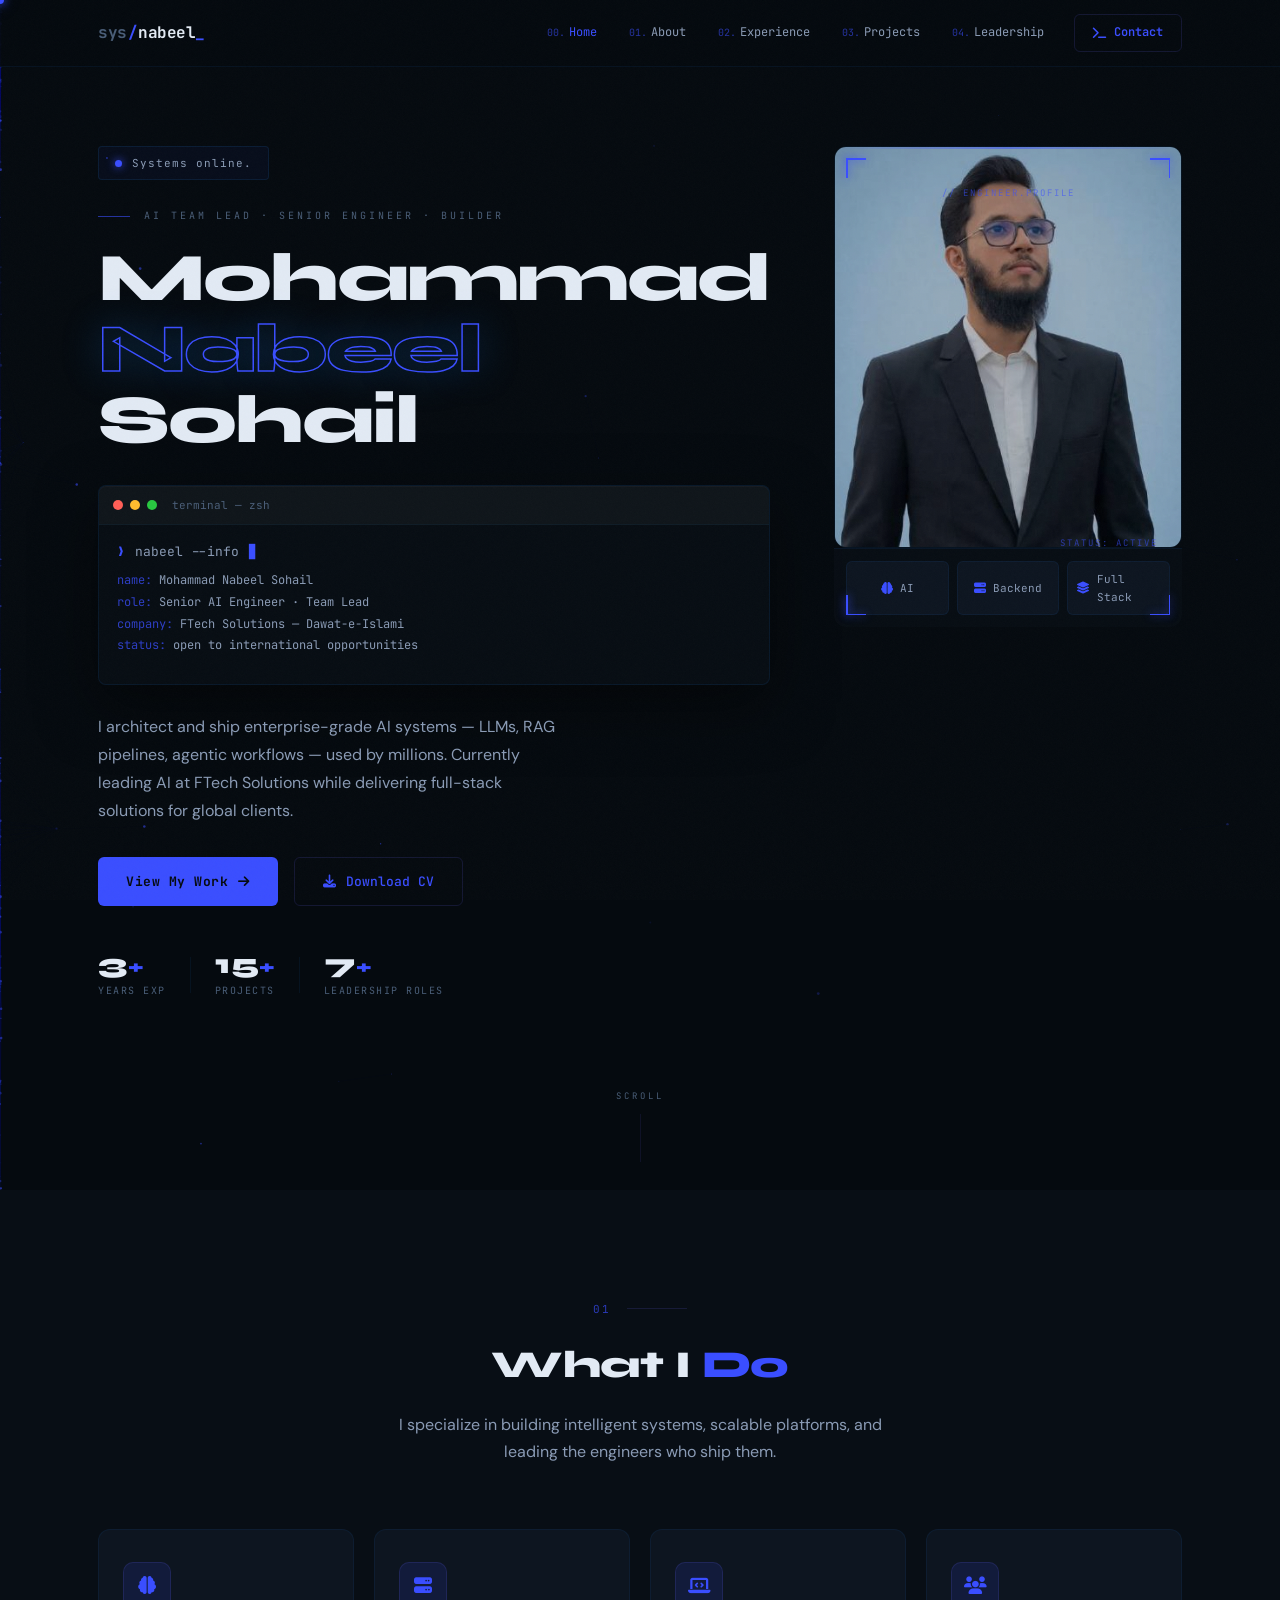
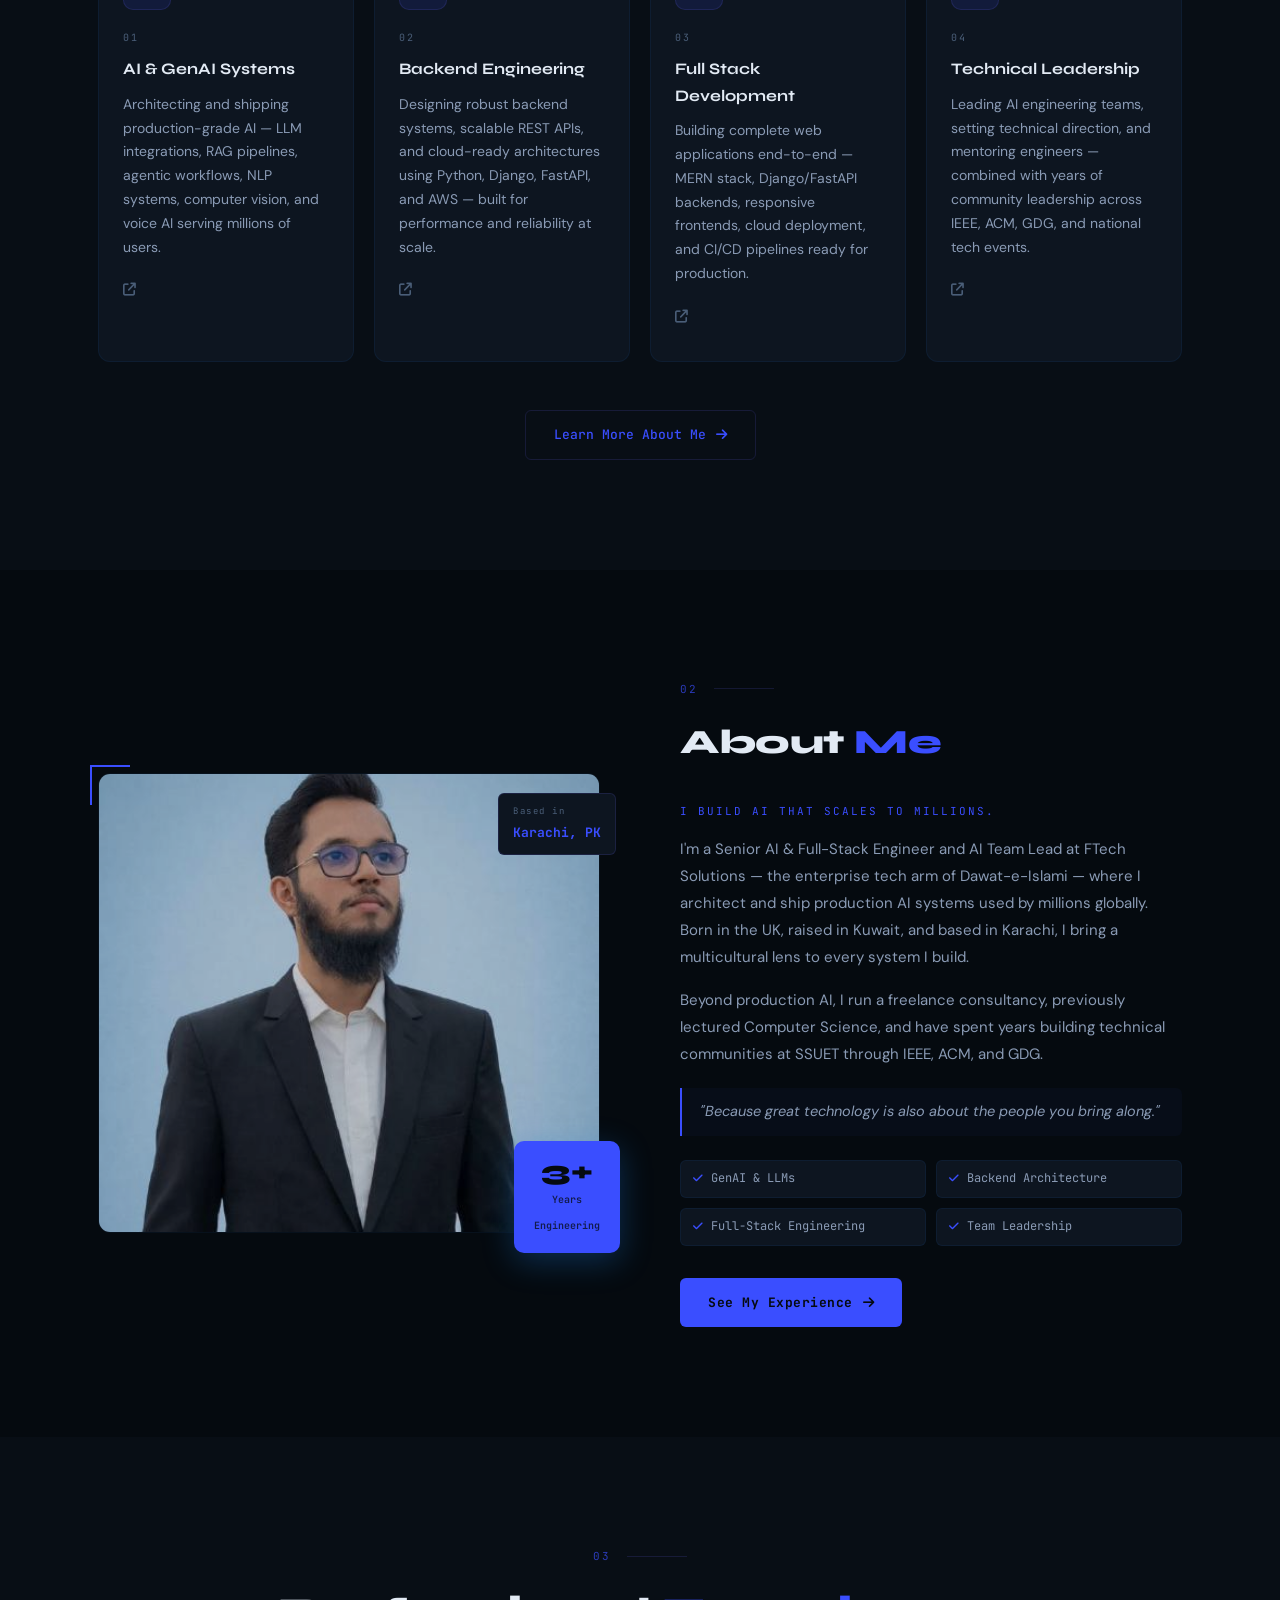
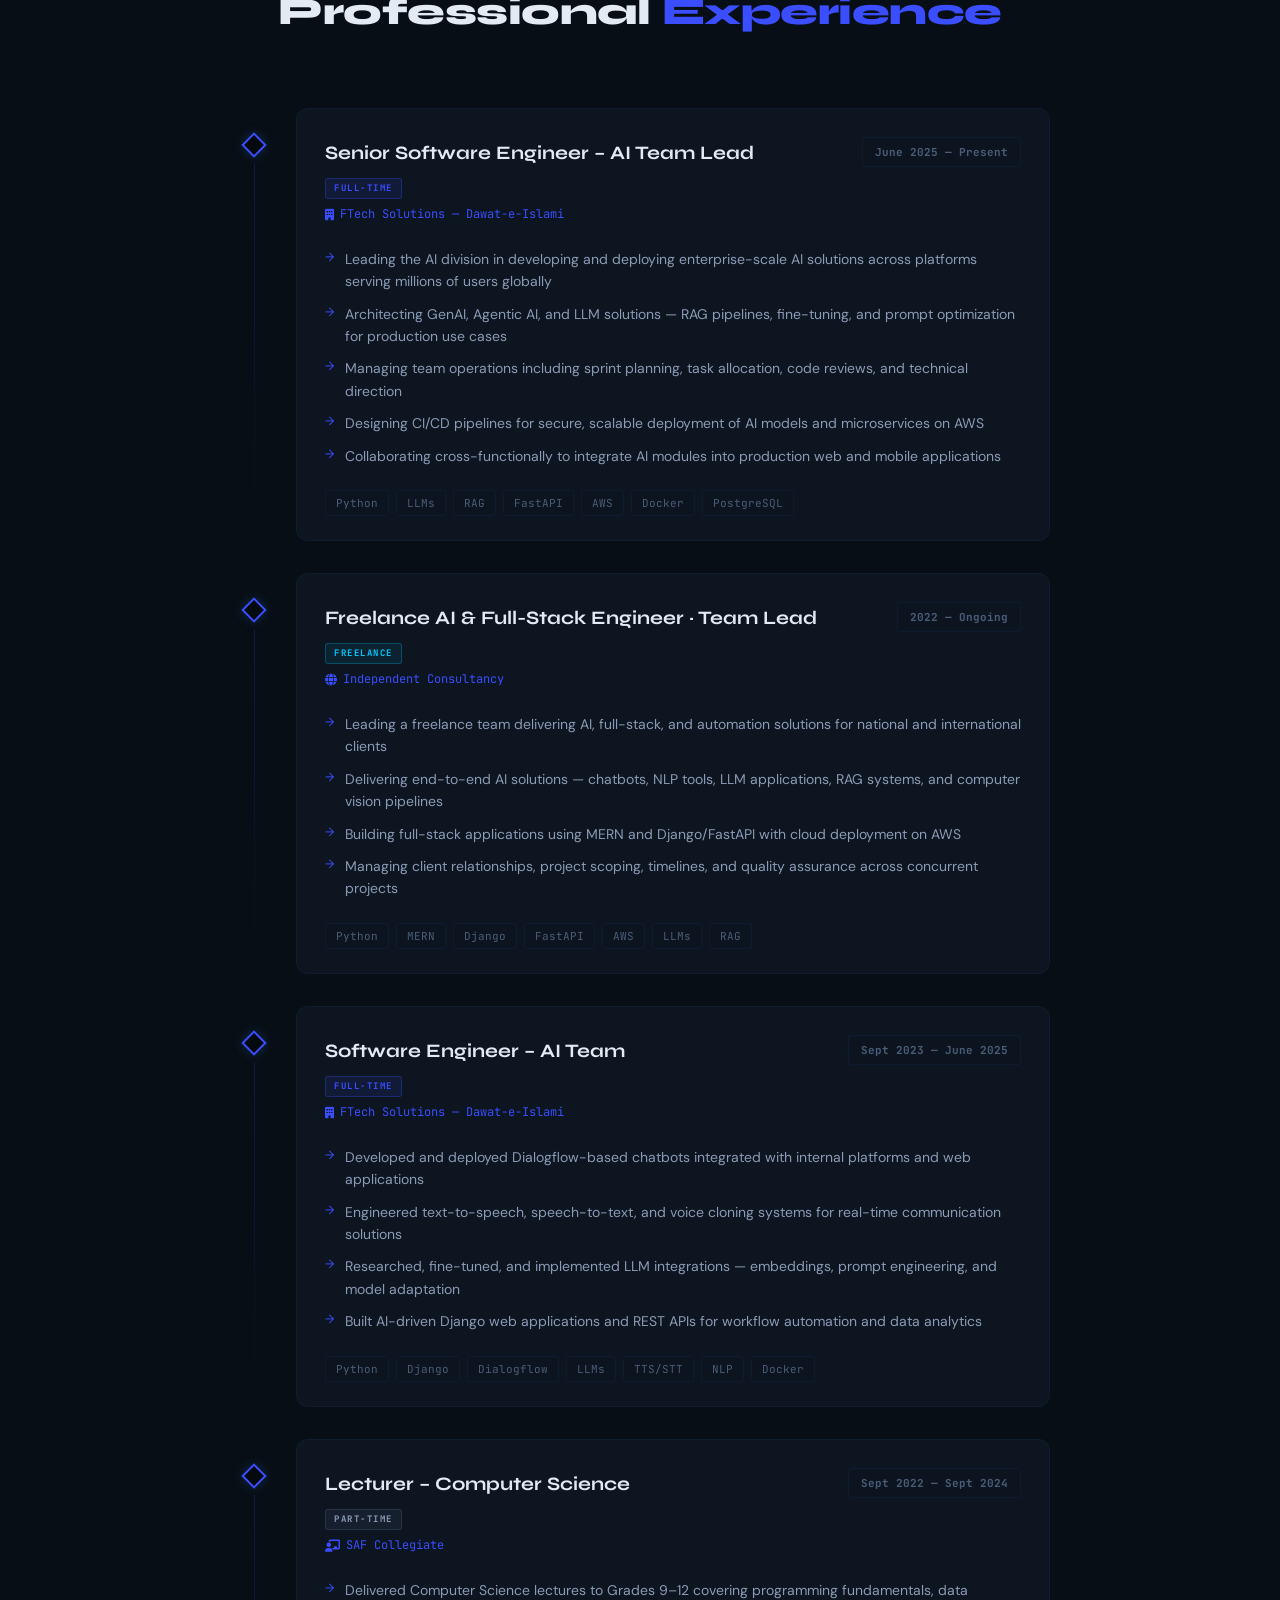
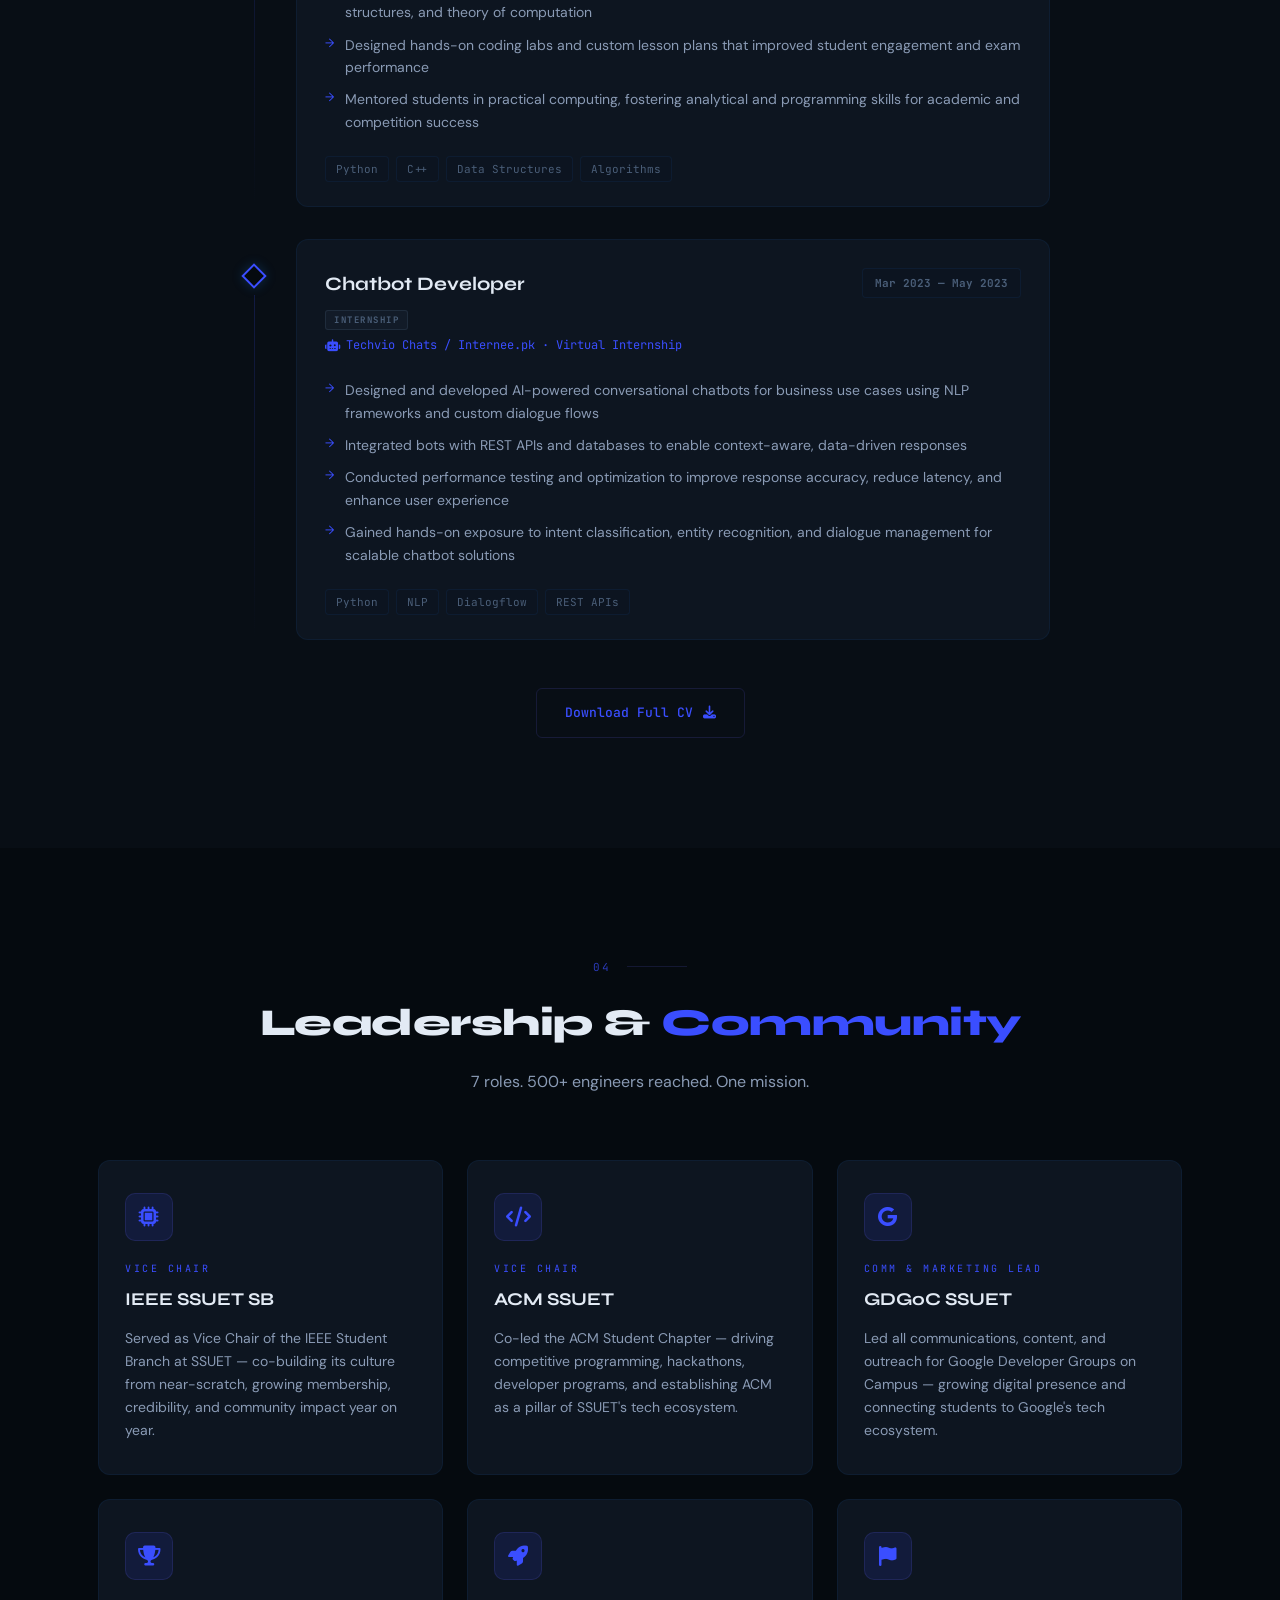
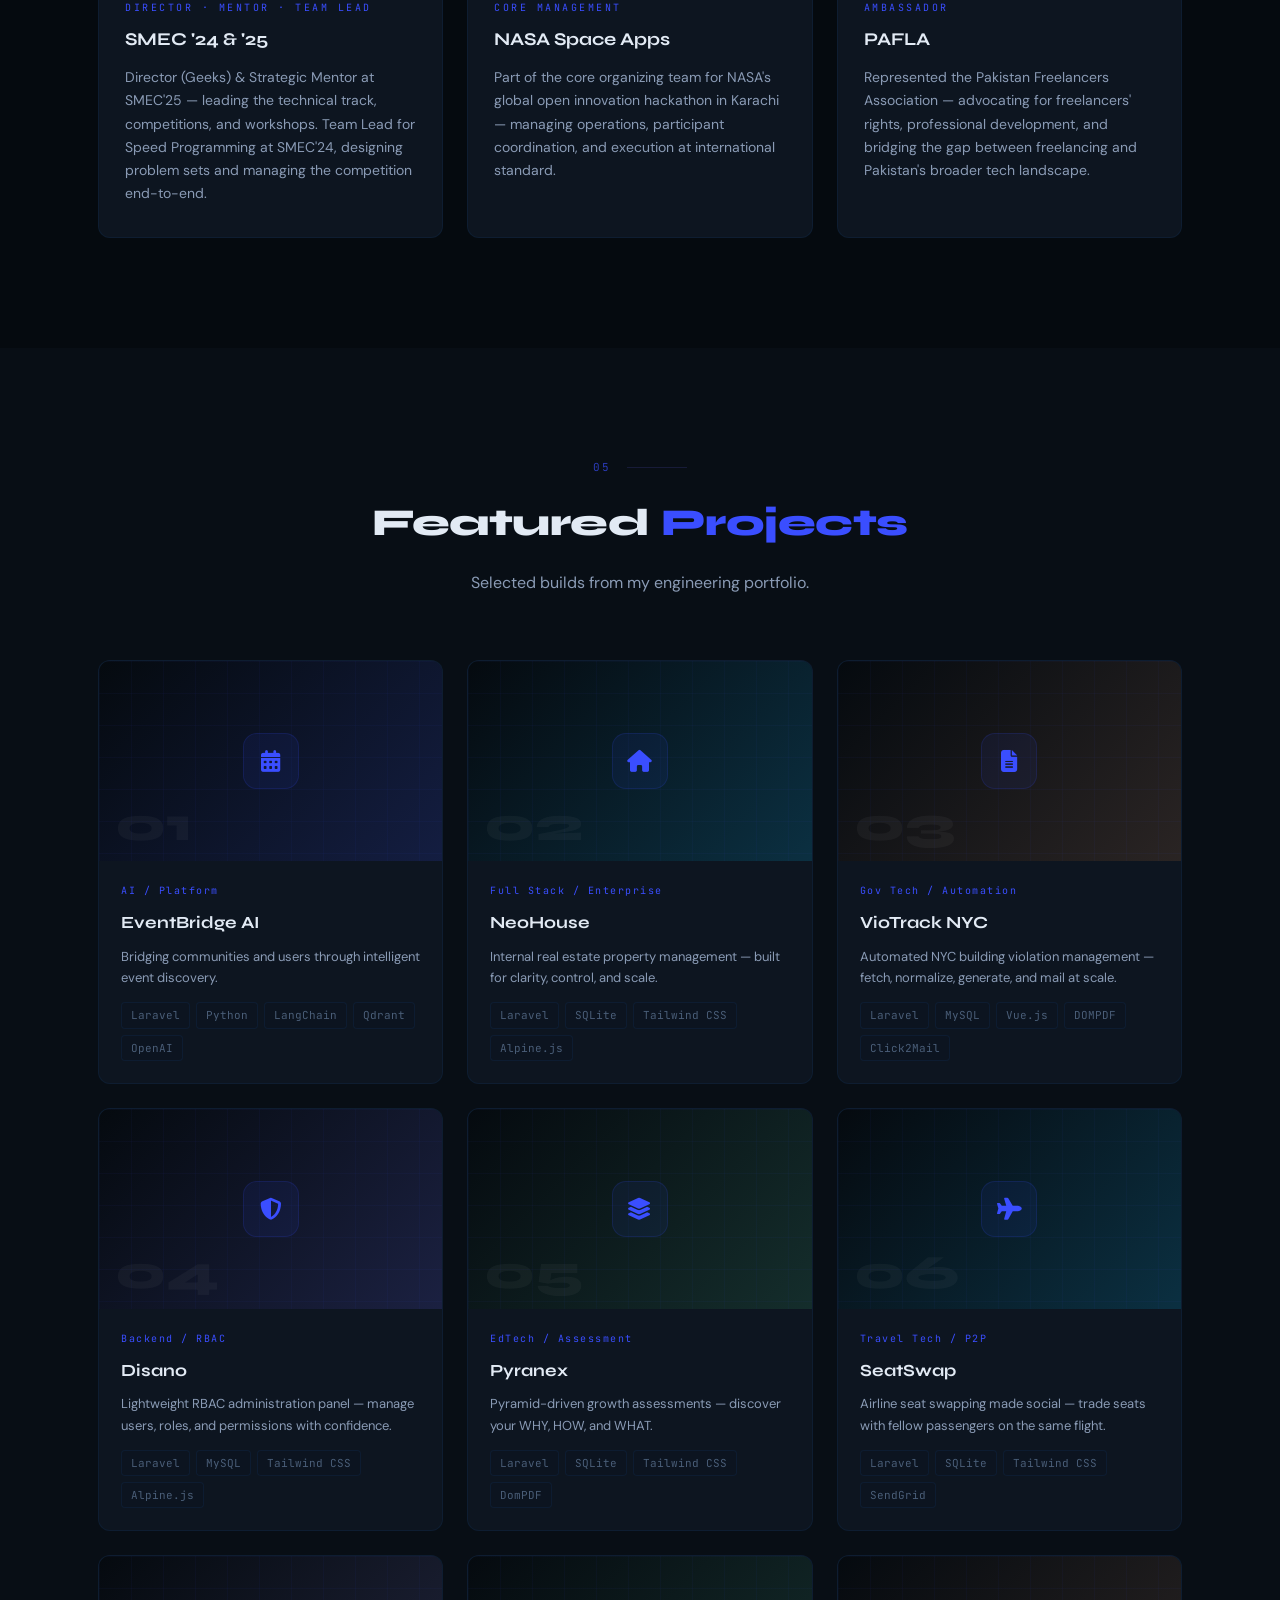
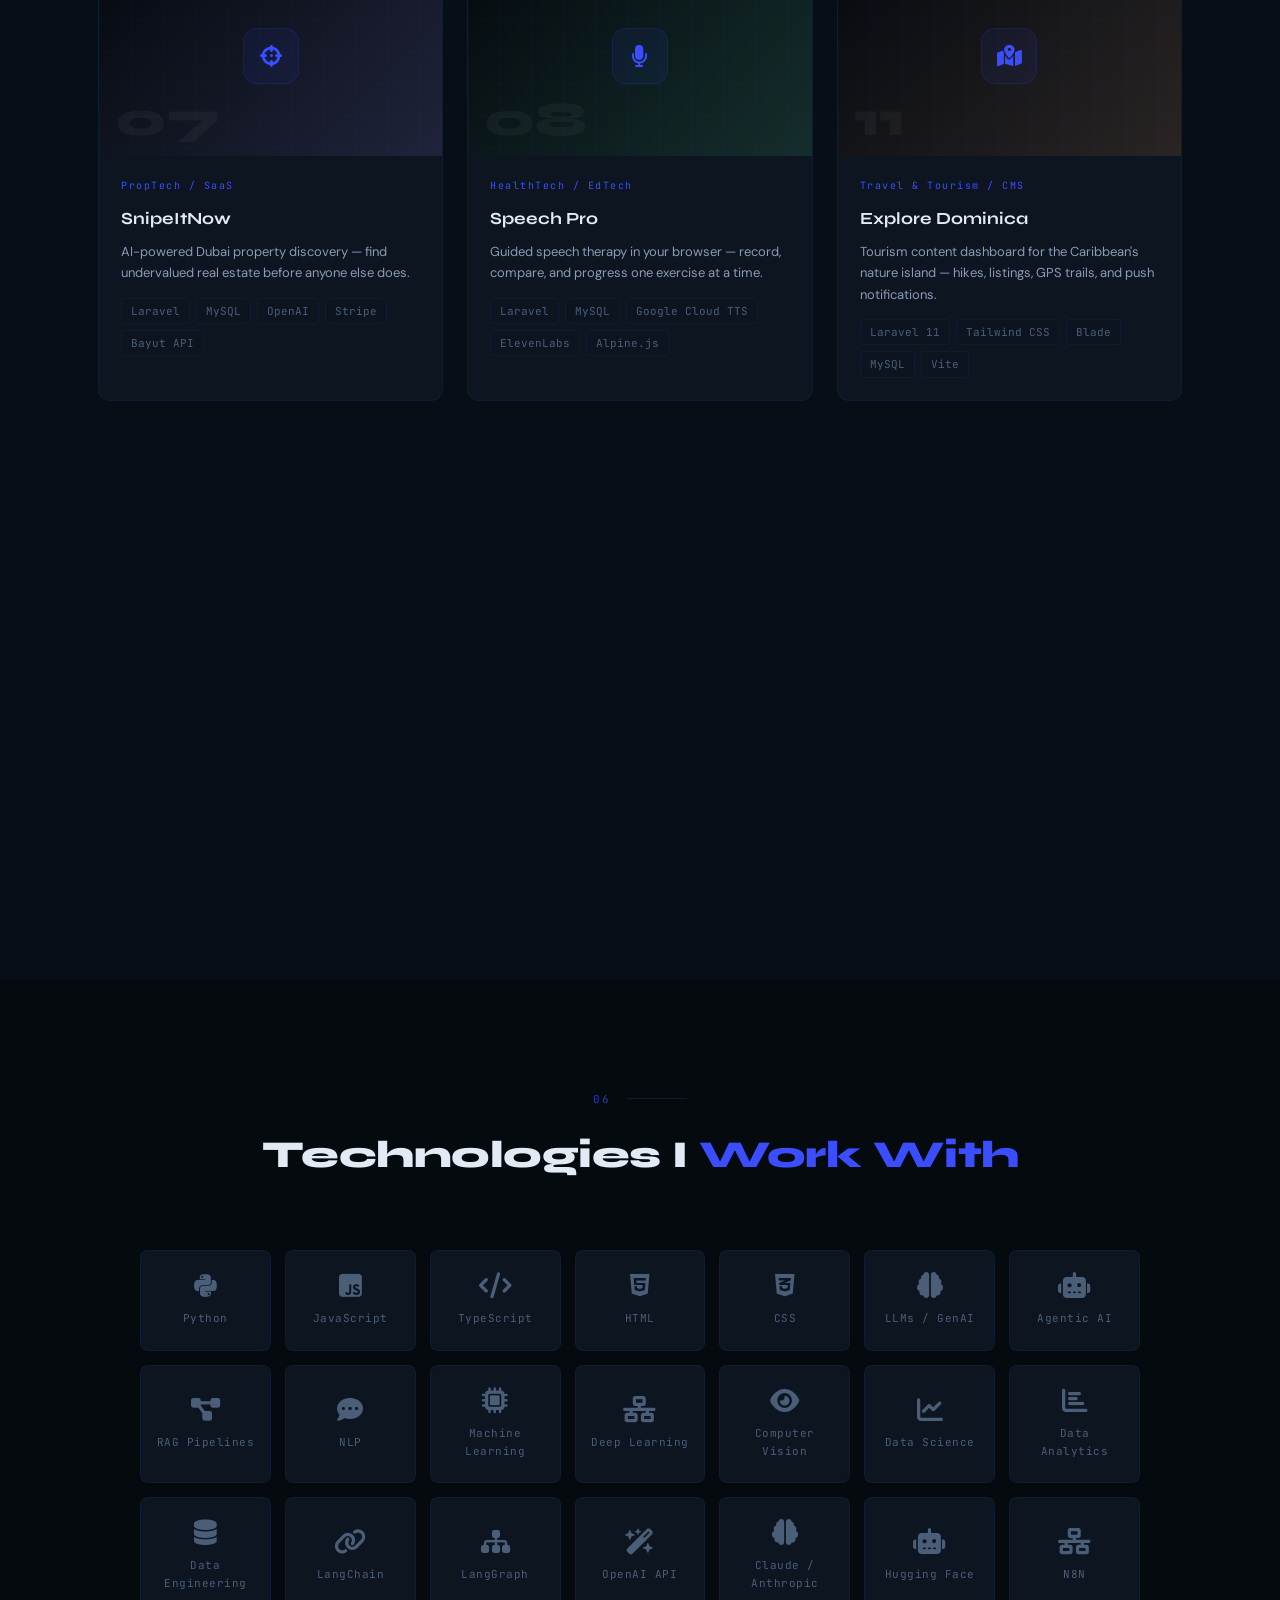
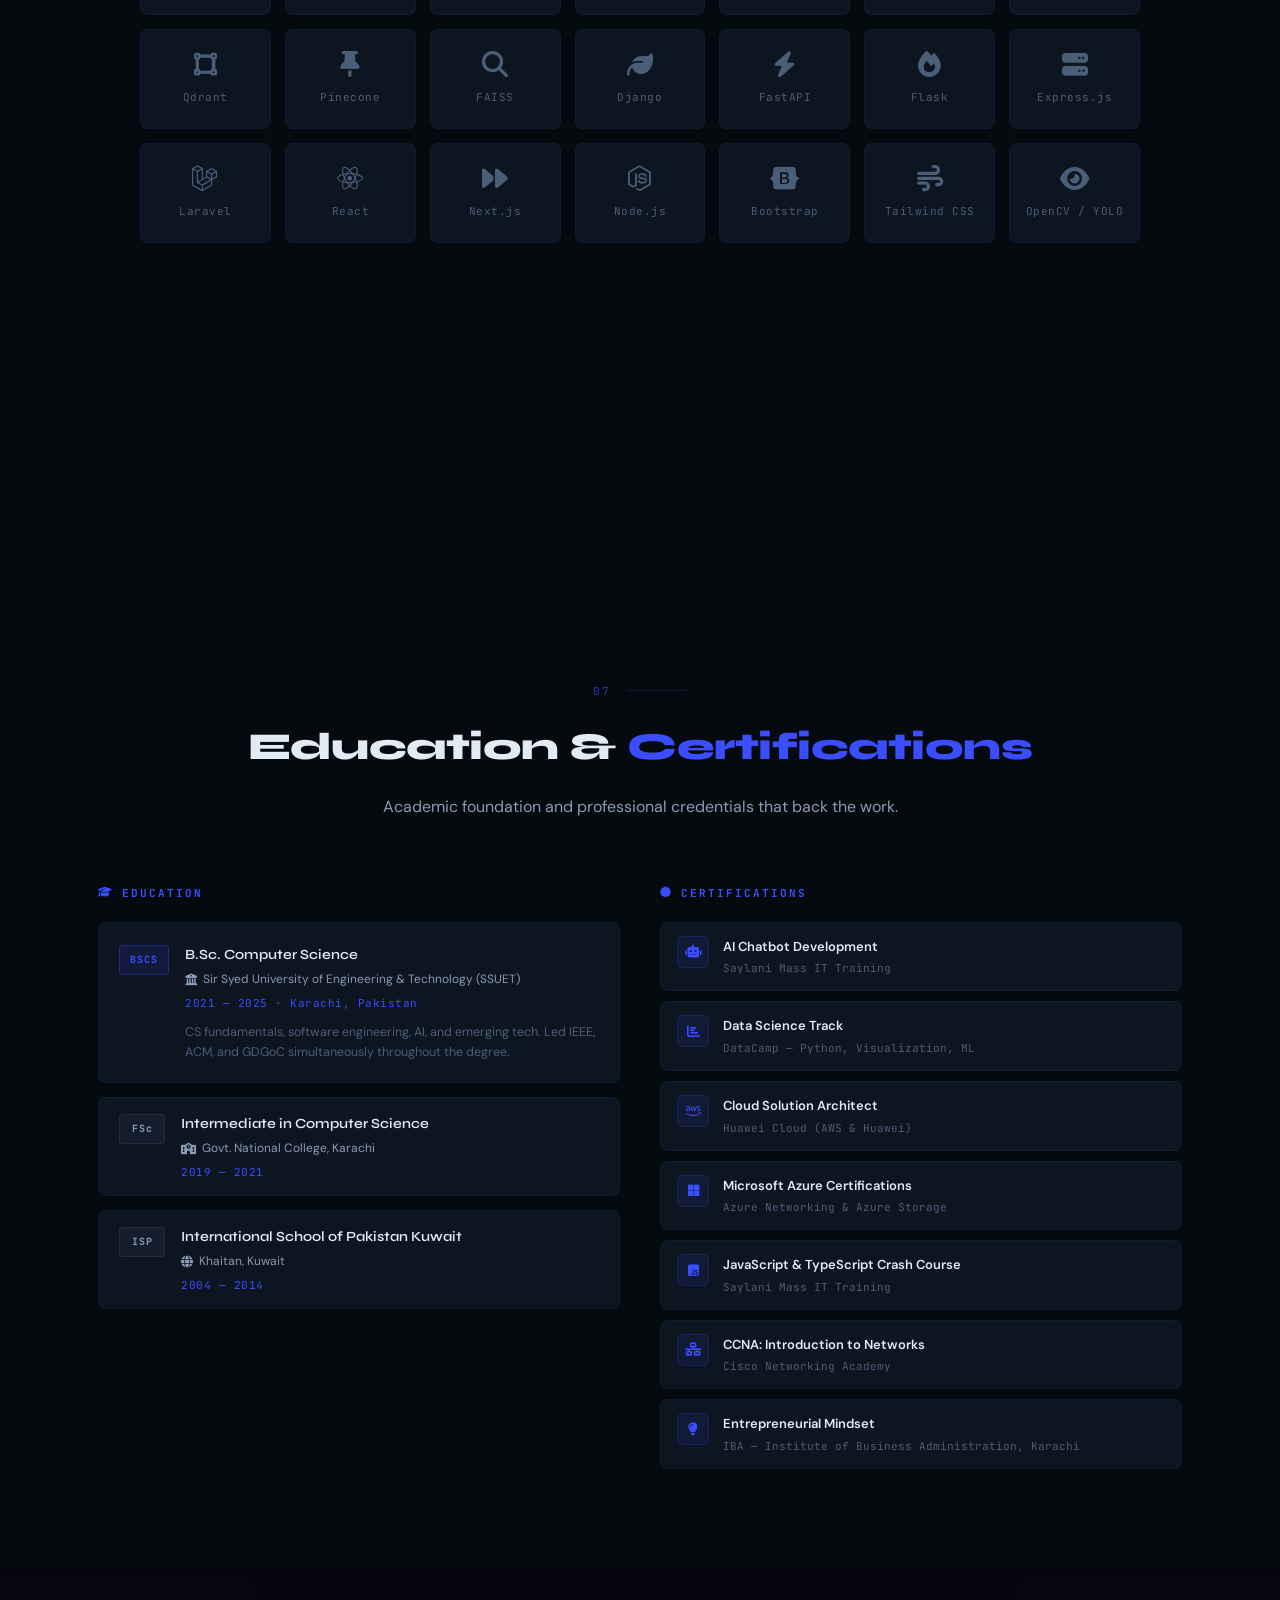
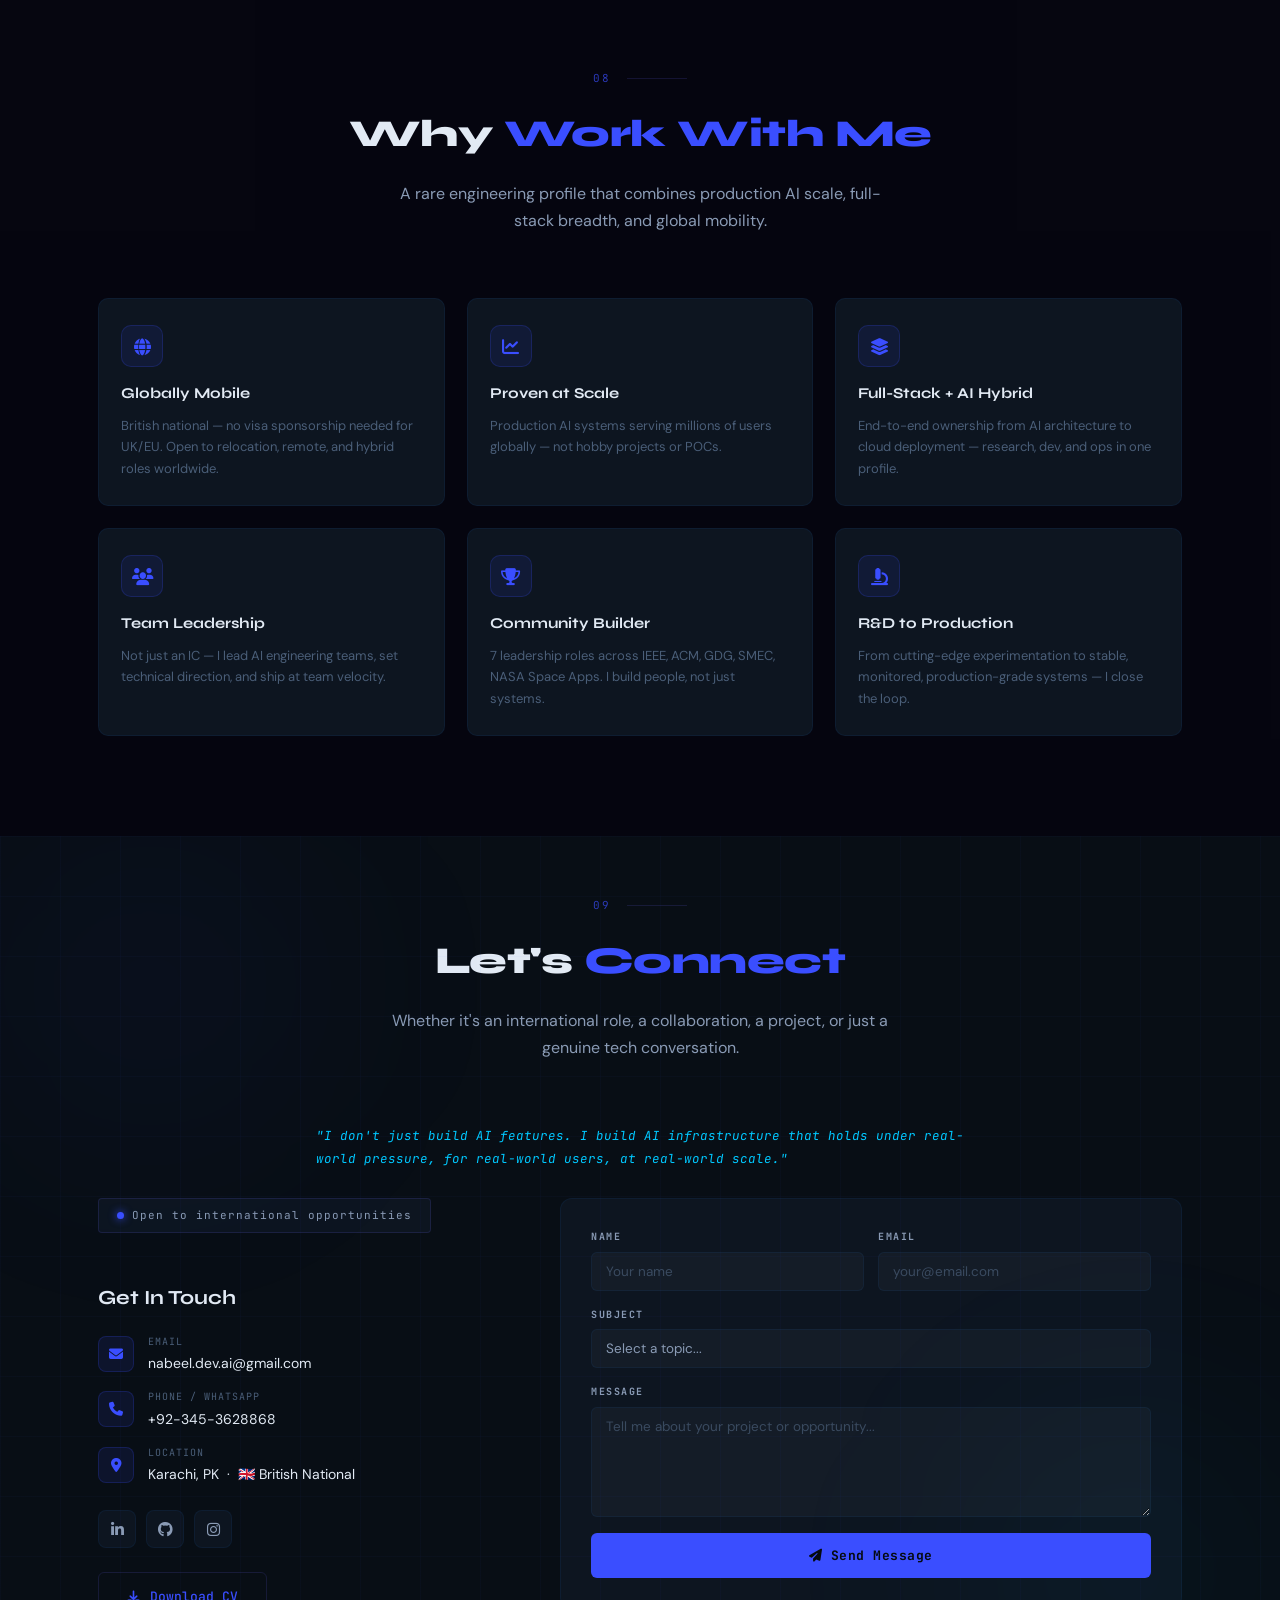
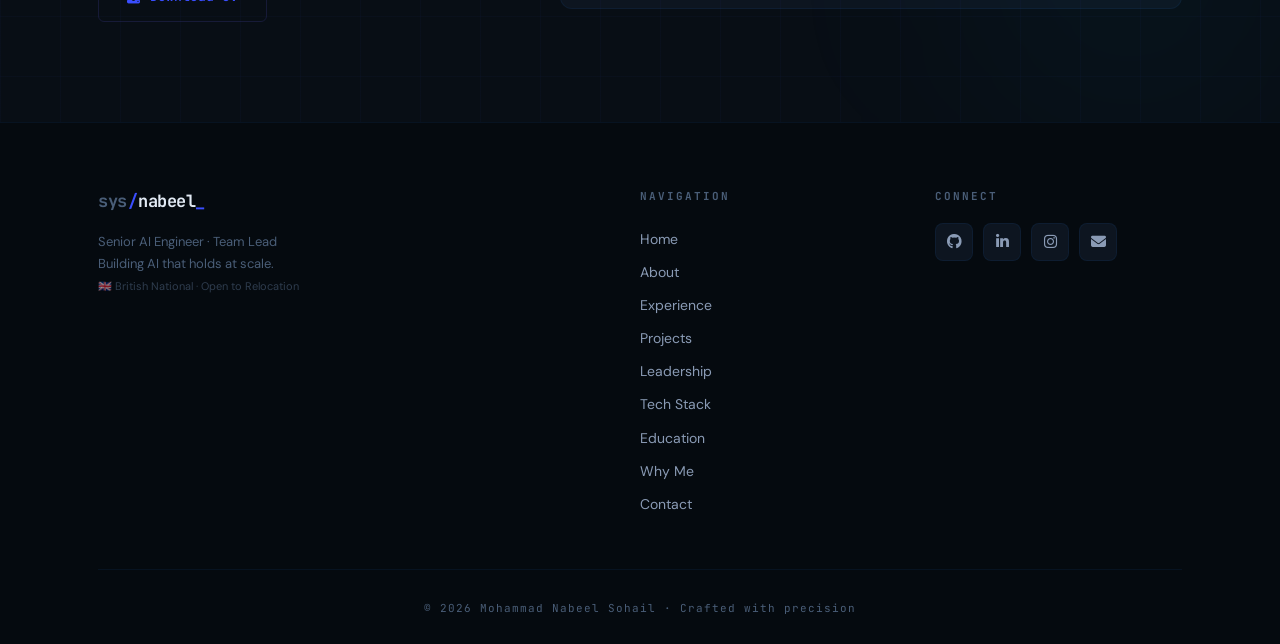
<file: index.html>
<!DOCTYPE html>
<html lang="en">
<head>
  <meta charset="UTF-8"/>
  <meta name="viewport" content="width=device-width, initial-scale=1.0"/>
  <title>Mohammad Nabeel Sohail — Senior AI Engineer & Team Lead</title>
  <!-- Favicon -->
  <link rel="icon" type="image/svg+xml" href="favicon.svg"/>
  <link rel="icon" type="image/png" href="favicon.png"/>

  <!-- SEO -->
  <meta name="description" content="Mohammad Nabeel Sohail — Senior AI Engineer & Team Lead at FTech Solutions. Building enterprise-grade LLMs, RAG pipelines, and agentic AI systems at scale. British national based in Karachi, open to international opportunities."/>
  <meta name="keywords" content="AI Engineer, GenAI, LLM, RAG, Agentic AI, Full Stack, Python, Django, FastAPI, MERN, Karachi, Pakistan, British, Senior AI Engineer"/>
  <meta name="author" content="Mohammad Nabeel Sohail"/>
  <link rel="canonical" href="https://nabeelsohail-30.github.io/Portfolio/"/>

  <!-- Open Graph -->
  <meta property="og:type" content="website"/>
  <meta property="og:title" content="Mohammad Nabeel Sohail — Senior AI Engineer & Team Lead"/>
  <meta property="og:description" content="Building enterprise-grade AI systems used by millions. LLMs · RAG · Agentic AI · Full Stack. British national, open to international roles."/>
  <meta property="og:image" content="https://nabeelsohail-30.github.io/Portfolio/og-image.png"/>
  <meta property="og:url" content="https://nabeelsohail-30.github.io/Portfolio/"/>
  <meta property="og:site_name" content="Nabeel Sohail — Portfolio"/>

  <!-- Twitter / X Card -->
  <meta name="twitter:card" content="summary_large_image"/>
  <meta name="twitter:title" content="Mohammad Nabeel Sohail — Senior AI Engineer & Team Lead"/>
  <meta name="twitter:description" content="Building enterprise AI at scale. LLMs · RAG · Agentic AI. British national, open to international roles."/>
  <meta name="twitter:image" content="https://nabeelsohail-30.github.io/Portfolio/og-image.png"/>

  <!-- JSON-LD Person Schema -->
  <script type="application/ld+json">
  {
    "@context": "https://schema.org",
    "@type": "Person",
    "name": "Mohammad Nabeel Sohail",
    "jobTitle": "Senior AI Engineer & Team Lead",
    "url": "https://nabeelsohail-30.github.io/Portfolio/",
    "email": "nabeel.dev.ai@gmail.com",
    "telephone": "+92-345-3628868",
    "sameAs": [
      "https://www.linkedin.com/in/nabeel30/",
      "https://github.com/NabeelSohail-30",
      "https://www.instagram.com/coder_nabeel30/"
    ],
    "knowsAbout": ["Artificial Intelligence", "Large Language Models", "RAG", "Agentic AI", "Full Stack Development", "Python", "FastAPI", "AWS", "LangChain"],
    "nationality": "British",
    "address": {
      "@type": "PostalAddress",
      "addressLocality": "Karachi",
      "addressCountry": "PK"
    }
  }
  </script>

  <!-- Google Analytics -->
  <script async src="https://www.googletagmanager.com/gtag/js?id=G-1BT82MBJ9J"></script>
  <script>
    window.dataLayer = window.dataLayer || [];
    function gtag(){dataLayer.push(arguments);}
    gtag('js', new Date());
    gtag('config', 'G-1BT82MBJ9J');
  </script>

  <link rel="preconnect" href="https://fonts.googleapis.com"/>
  <link rel="preconnect" href="https://fonts.gstatic.com" crossorigin/>
  <link href="https://fonts.googleapis.com/css2?family=Syne:wght@400;500;600;700;800&family=JetBrains+Mono:wght@300;400;500;700&family=DM+Sans:ital,wght@0,300;0,400;0,500;1,300&display=swap" rel="stylesheet"/>
  <link rel="stylesheet" href="https://cdnjs.cloudflare.com/ajax/libs/font-awesome/6.5.0/css/all.min.css"/>
  <link rel="stylesheet" href="css/style.css"/>
</head>
<body>

  <!-- LOADER -->
  <div class="loader" id="loader">
    <div class="loader-inner">
      <div class="loader-logo"><span class="logo-prefix">sys</span><span class="logo-slash">/</span><span class="logo-name">nabeel</span><span class="loader-blink">_</span></div>
      <div class="loader-lines" id="loaderLines"></div>
      <div class="loader-bar-wrap"><div class="loader-bar" id="loaderBar"></div></div>
      <div class="loader-status" id="loaderStatus">booting...</div>
    </div>
  </div>

  <a href="#main-content" class="skip-link">Skip to content</a>

  <div class="cursor" id="cursor"></div>
  <div class="cursor-follower" id="cursorFollower"></div>
  <div class="scanline-sweep" id="scanline"></div>
  <div class="noise-overlay"></div>

  <!-- NAVBAR -->
  <header class="navbar" id="navbar">
    <div class="nav-container">
      <a href="#hero" class="logo">
        <span class="logo-prefix">sys</span><span class="logo-slash">/</span><span class="logo-name">nabeel</span><span class="logo-cursor-blink">_</span>
      </a>
      <nav class="nav-links" id="navLinks">
        <a href="#hero" class="nav-item"><span class="nav-num">00.</span>Home</a>
        <a href="#about" class="nav-item"><span class="nav-num">01.</span>About</a>
        <a href="#experience" class="nav-item"><span class="nav-num">02.</span>Experience</a>
        <a href="#projects" class="nav-item"><span class="nav-num">03.</span>Projects</a>
        <a href="#leadership" class="nav-item"><span class="nav-num">04.</span>Leadership</a>
        <a href="#contact" class="btn-nav-cta"><i class="fas fa-terminal"></i> Contact</a>
      </nav>
      <button class="hamburger" id="hamburger" aria-label="Toggle menu" aria-expanded="false">
        <span></span><span></span><span></span>
      </button>
    </div>
  </header>

  <main id="main-content">

  <!-- HERO -->
  <section class="hero" id="hero">
    <canvas id="particleCanvas"></canvas>
    <div class="hero-inner">
      <div class="hero-left">
        <div class="hero-status">
          <span class="status-dot"></span>
          <span id="statusText" class="status-text">Initializing profile...</span>
        </div>
        <div class="hero-eyebrow">
          <span class="eyebrow-bar"></span>
          <span class="eyebrow-text">AI TEAM LEAD · SENIOR ENGINEER · BUILDER</span>
        </div>
        <h1 class="hero-title">
          <span class="ht-line">Mohammad</span>
          <span class="ht-line ht-accent">Nabeel</span>
          <span class="ht-line">Sohail</span>
        </h1>
        <div class="hero-terminal">
          <div class="term-bar">
            <span class="tc tc-r"></span><span class="tc tc-y"></span><span class="tc tc-g"></span>
            <span class="term-title">terminal — zsh</span>
          </div>
          <div class="term-body">
            <div class="term-line">
              <span class="term-prompt">❯</span>
              <span class="term-cmd" id="termCmd"></span><span class="term-blink">▋</span>
            </div>
            <div class="term-output" id="termOutput"></div>
          </div>
        </div>
        <p class="hero-desc">I architect and ship enterprise-grade AI systems — LLMs, RAG pipelines, agentic workflows — used by millions. Currently leading AI at FTech Solutions while delivering full-stack solutions for global clients.</p>
        <div class="hero-cta-row">
          <a href="#projects" class="btn-primary-dark"><span>View My Work</span><i class="fas fa-arrow-right"></i></a>
          <a href="NabeelSohail-CV.pdf" class="btn-ghost-dark" download><i class="fas fa-download"></i> Download CV</a>
        </div>
        <div class="hero-metrics">
          <div class="metric"><span class="mv">3<em>+</em></span><span class="mk">Years Exp</span></div>
          <div class="msep"></div>
          <div class="metric"><span class="mv">15<em>+</em></span><span class="mk">Projects</span></div>
          <div class="msep"></div>
          <div class="metric"><span class="mv">7<em>+</em></span><span class="mk">Leadership Roles</span></div>
        </div>
      </div>
      <div class="hero-right">
        <div class="hud-frame">
          <div class="hud-corner hc-tl"></div>
          <div class="hud-corner hc-tr"></div>
          <div class="hud-corner hc-bl"></div>
          <div class="hud-corner hc-br"></div>
          <div class="hud-tag-top">// ENGINEER.PROFILE</div>
          <div class="hud-tag-bot">STATUS: ACTIVE</div>
          <div class="hud-img">
            <img src="./profile.jpg" alt="Developer workspace" loading="eager"/>
            <div class="hud-scanbar"></div>
          </div>
          <div class="hud-pills">
            <div class="hpill"><i class="fas fa-brain"></i> AI</div>
            <div class="hpill"><i class="fas fa-server"></i> Backend</div>
            <div class="hpill"><i class="fas fa-layer-group"></i> Full Stack</div>
          </div>
        </div>
      </div>
    </div>
    <div class="hero-scrollhint">
      <span>SCROLL</span>
      <div class="sh-track"><div class="sh-dot"></div></div>
    </div>
  </section>

  <!-- WHAT I DO -->
  <section class="services" id="services">
    <div class="container">
      <div class="sec-head reveal">
        <div class="sh-meta"><span class="sh-idx">01</span><span class="sh-rule"></span></div>
        <h2>What I <span class="accent">Do</span></h2>
        <p>I specialize in building intelligent systems, scalable platforms, and leading the engineers who ship them.</p>
      </div>
      <div class="svc-grid">
        <div class="svc-card reveal rd-1">
          <div class="svc-glow"></div>
          <div class="svc-icon-wrap"><i class="fas fa-brain"></i></div>
          <div class="svc-num">01</div>
          <h3>AI & GenAI Systems</h3>
          <p>Architecting and shipping production-grade AI — LLM integrations, RAG pipelines, agentic workflows, NLP systems, computer vision, and voice AI serving millions of users.</p>
          <div class="svc-foot"><i class="fas fa-arrow-up-right-from-square"></i></div>
          <div class="cborder"></div>
        </div>
        <div class="svc-card reveal rd-2">
          <div class="svc-glow"></div>
          <div class="svc-icon-wrap"><i class="fas fa-server"></i></div>
          <div class="svc-num">02</div>
          <h3>Backend Engineering</h3>
          <p>Designing robust backend systems, scalable REST APIs, and cloud-ready architectures using Python, Django, FastAPI, and AWS — built for performance and reliability at scale.</p>
          <div class="svc-foot"><i class="fas fa-arrow-up-right-from-square"></i></div>
          <div class="cborder"></div>
        </div>
        <div class="svc-card reveal rd-3">
          <div class="svc-glow"></div>
          <div class="svc-icon-wrap"><i class="fas fa-laptop-code"></i></div>
          <div class="svc-num">03</div>
          <h3>Full Stack Development</h3>
          <p>Building complete web applications end-to-end — MERN stack, Django/FastAPI backends, responsive frontends, cloud deployment, and CI/CD pipelines ready for production.</p>
          <div class="svc-foot"><i class="fas fa-arrow-up-right-from-square"></i></div>
          <div class="cborder"></div>
        </div>
        <div class="svc-card reveal rd-4">
          <div class="svc-glow"></div>
          <div class="svc-icon-wrap"><i class="fas fa-users"></i></div>
          <div class="svc-num">04</div>
          <h3>Technical Leadership</h3>
          <p>Leading AI engineering teams, setting technical direction, and mentoring engineers — combined with years of community leadership across IEEE, ACM, GDG, and national tech events.</p>
          <div class="svc-foot"><i class="fas fa-arrow-up-right-from-square"></i></div>
          <div class="cborder"></div>
        </div>
      </div>
      <div class="sec-cta reveal"><a href="#about" class="btn-ghost-dark">Learn More About Me <i class="fas fa-arrow-right"></i></a></div>
    </div>
  </section>

  <!-- ABOUT -->
  <section class="about" id="about">
    <div class="container">
      <div class="about-grid">
        <div class="about-img-col reveal">
          <div class="about-frame">
            <div class="af-corner af-tl"></div>
            <div class="af-corner af-br"></div>
            <img src="./profile.jpg" alt="Developer at work" loading="lazy"/>
            <div class="af-info">
              <span class="afi-label">Based in</span>
              <span class="afi-val">Karachi, PK</span>
            </div>
            <div class="af-badge"><span class="afb-num">3+</span><span class="afb-txt">Years<br/>Engineering</span></div>
          </div>
        </div>
        <div class="about-text-col reveal rd-2">
          <div class="sec-head sec-head--left">
            <div class="sh-meta"><span class="sh-idx">02</span><span class="sh-rule"></span></div>
            <h2>About <span class="accent">Me</span></h2>
          </div>
          <p class="about-lead">I build AI that scales to millions.</p>
          <p class="about-body">I'm a Senior AI & Full-Stack Engineer and AI Team Lead at FTech Solutions — the enterprise tech arm of Dawat-e-Islami — where I architect and ship production AI systems used by millions globally. Born in the UK, raised in Kuwait, and based in Karachi, I bring a multicultural lens to every system I build.</p>
          <p class="about-body">Beyond production AI, I run a freelance consultancy, previously lectured Computer Science, and have spent years building technical communities at SSUET through IEEE, ACM, and GDG.</p>
          <blockquote class="about-pullquote">"Because great technology is also about the people you bring along."</blockquote>
          <div class="skill-chips">
            <span><i class="fas fa-check"></i> GenAI & LLMs</span>
            <span><i class="fas fa-check"></i> Backend Architecture</span>
            <span><i class="fas fa-check"></i> Full-Stack Engineering</span>
            <span><i class="fas fa-check"></i> Team Leadership</span>
          </div>
          <a href="#experience" class="btn-primary-dark">See My Experience <i class="fas fa-arrow-right"></i></a>
        </div>
      </div>
    </div>
  </section>

  <!-- EXPERIENCE -->
  <section class="experience" id="experience">
    <div class="container">
      <div class="sec-head reveal">
        <div class="sh-meta"><span class="sh-idx">03</span><span class="sh-rule"></span></div>
        <h2>Professional <span class="accent">Experience</span></h2>
      </div>
      <div class="timeline">
        <div class="tl-item reveal">
          <div class="tl-left">
            <div class="tl-node"><div class="tn-hex"></div><div class="tn-pulse"></div></div>
            <div class="tl-spine"></div>
          </div>
          <div class="tl-card">
            <div class="tlc-header">
              <div>
                <h3>Senior Software Engineer – AI Team Lead</h3>
                <span class="tl-badge tl-badge--ft">Full-Time</span>
                <span class="tl-org"><i class="fas fa-building"></i> FTech Solutions — Dawat-e-Islami</span>
              </div>
              <span class="tl-date">June 2025 — Present</span>
            </div>
            <ul class="tl-list">
              <li>Leading the AI division in developing and deploying enterprise-scale AI solutions across platforms serving millions of users globally</li>
              <li>Architecting GenAI, Agentic AI, and LLM solutions — RAG pipelines, fine-tuning, and prompt optimization for production use cases</li>
              <li>Managing team operations including sprint planning, task allocation, code reviews, and technical direction</li>
              <li>Designing CI/CD pipelines for secure, scalable deployment of AI models and microservices on AWS</li>
              <li>Collaborating cross-functionally to integrate AI modules into production web and mobile applications</li>
            </ul>
            <div class="tl-tech"><span>Python</span><span>LLMs</span><span>RAG</span><span>FastAPI</span><span>AWS</span><span>Docker</span><span>PostgreSQL</span></div>
            <div class="cborder"></div>
          </div>
        </div>
        <div class="tl-item reveal rd-2">
          <div class="tl-left">
            <div class="tl-node"><div class="tn-hex"></div><div class="tn-pulse"></div></div>
            <div class="tl-spine"></div>
          </div>
          <div class="tl-card">
            <div class="tlc-header">
              <div>
                <h3>Freelance AI & Full-Stack Engineer · Team Lead</h3>
                <span class="tl-badge tl-badge--freelance">Freelance</span>
                <span class="tl-org"><i class="fas fa-globe"></i> Independent Consultancy</span>
              </div>
              <span class="tl-date">2022 — Ongoing</span>
            </div>
            <ul class="tl-list">
              <li>Leading a freelance team delivering AI, full-stack, and automation solutions for national and international clients</li>
              <li>Delivering end-to-end AI solutions — chatbots, NLP tools, LLM applications, RAG systems, and computer vision pipelines</li>
              <li>Building full-stack applications using MERN and Django/FastAPI with cloud deployment on AWS</li>
              <li>Managing client relationships, project scoping, timelines, and quality assurance across concurrent projects</li>
            </ul>
            <div class="tl-tech"><span>Python</span><span>MERN</span><span>Django</span><span>FastAPI</span><span>AWS</span><span>LLMs</span><span>RAG</span></div>
            <div class="cborder"></div>
          </div>
        </div>
        <div class="tl-item reveal rd-3">
          <div class="tl-left">
            <div class="tl-node"><div class="tn-hex"></div><div class="tn-pulse"></div></div>
            <div class="tl-spine"></div>
          </div>
          <div class="tl-card">
            <div class="tlc-header">
              <div>
                <h3>Software Engineer – AI Team</h3>
                <span class="tl-badge tl-badge--ft">Full-Time</span>
                <span class="tl-org"><i class="fas fa-building"></i> FTech Solutions — Dawat-e-Islami</span>
              </div>
              <span class="tl-date">Sept 2023 — June 2025</span>
            </div>
            <ul class="tl-list">
              <li>Developed and deployed Dialogflow-based chatbots integrated with internal platforms and web applications</li>
              <li>Engineered text-to-speech, speech-to-text, and voice cloning systems for real-time communication solutions</li>
              <li>Researched, fine-tuned, and implemented LLM integrations — embeddings, prompt engineering, and model adaptation</li>
              <li>Built AI-driven Django web applications and REST APIs for workflow automation and data analytics</li>
            </ul>
            <div class="tl-tech"><span>Python</span><span>Django</span><span>Dialogflow</span><span>LLMs</span><span>TTS/STT</span><span>NLP</span><span>Docker</span></div>
            <div class="cborder"></div>
          </div>
        </div>
        <div class="tl-item reveal rd-4">
          <div class="tl-left">
            <div class="tl-node"><div class="tn-hex"></div><div class="tn-pulse"></div></div>
            <div class="tl-spine"></div>
          </div>
          <div class="tl-card">
            <div class="tlc-header">
              <div>
                <h3>Lecturer – Computer Science</h3>
                <span class="tl-badge tl-badge--part">Part-Time</span>
                <span class="tl-org"><i class="fas fa-chalkboard-teacher"></i> SAF Collegiate</span>
              </div>
              <span class="tl-date">Sept 2022 — Sept 2024</span>
            </div>
            <ul class="tl-list">
              <li>Delivered Computer Science lectures to Grades 9–12 covering programming fundamentals, data structures, and theory of computation</li>
              <li>Designed hands-on coding labs and custom lesson plans that improved student engagement and exam performance</li>
              <li>Mentored students in practical computing, fostering analytical and programming skills for academic and competition success</li>
            </ul>
            <div class="tl-tech"><span>Python</span><span>C++</span><span>Data Structures</span><span>Algorithms</span></div>
            <div class="cborder"></div>
          </div>
        </div>
        <div class="tl-item reveal rd-1">
          <div class="tl-left">
            <div class="tl-node"><div class="tn-hex"></div><div class="tn-pulse"></div></div>
            <div class="tl-spine"></div>
          </div>
          <div class="tl-card">
            <div class="tlc-header">
              <div>
                <h3>Chatbot Developer</h3>
                <span class="tl-badge tl-badge--intern">Internship</span>
                <span class="tl-org"><i class="fas fa-robot"></i> Techvio Chats / Internee.pk · Virtual Internship</span>
              </div>
              <span class="tl-date">Mar 2023 — May 2023</span>
            </div>
            <ul class="tl-list">
              <li>Designed and developed AI-powered conversational chatbots for business use cases using NLP frameworks and custom dialogue flows</li>
              <li>Integrated bots with REST APIs and databases to enable context-aware, data-driven responses</li>
              <li>Conducted performance testing and optimization to improve response accuracy, reduce latency, and enhance user experience</li>
              <li>Gained hands-on exposure to intent classification, entity recognition, and dialogue management for scalable chatbot solutions</li>
            </ul>
            <div class="tl-tech"><span>Python</span><span>NLP</span><span>Dialogflow</span><span>REST APIs</span></div>
            <div class="cborder"></div>
          </div>
        </div>
      </div>
      <div class="sec-cta reveal"><a href="NabeelSohail-CV.pdf" class="btn-ghost-dark" download>Download Full CV <i class="fas fa-download"></i></a></div>
    </div>
  </section>

  <!-- LEADERSHIP -->
  <section class="leadership" id="leadership">
    <div class="container">
      <div class="sec-head reveal">
        <div class="sh-meta"><span class="sh-idx">04</span><span class="sh-rule"></span></div>
        <h2>Leadership & <span class="accent">Community</span></h2>
        <p>7 roles. 500+ engineers reached. One mission.</p>
      </div>
      <div class="lead-grid">
        <div class="lead-card reveal rd-1">
          <div class="lead-icon-wrap"><i class="fas fa-microchip"></i></div>
          <span class="lead-role">VICE CHAIR</span>
          <h3>IEEE SSUET SB</h3>
          <p>Served as Vice Chair of the IEEE Student Branch at SSUET — co-building its culture from near-scratch, growing membership, credibility, and community impact year on year.</p>
          <div class="cborder"></div>
        </div>
        <div class="lead-card reveal rd-2">
          <div class="lead-icon-wrap"><i class="fas fa-code"></i></div>
          <span class="lead-role">VICE CHAIR</span>
          <h3>ACM SSUET</h3>
          <p>Co-led the ACM Student Chapter — driving competitive programming, hackathons, developer programs, and establishing ACM as a pillar of SSUET's tech ecosystem.</p>
          <div class="cborder"></div>
        </div>
        <div class="lead-card reveal rd-3">
          <div class="lead-icon-wrap"><i class="fab fa-google"></i></div>
          <span class="lead-role">COMM & MARKETING LEAD</span>
          <h3>GDGoC SSUET</h3>
          <p>Led all communications, content, and outreach for Google Developer Groups on Campus — growing digital presence and connecting students to Google's tech ecosystem.</p>
          <div class="cborder"></div>
        </div>
        <div class="lead-card reveal rd-1">
          <div class="lead-icon-wrap"><i class="fas fa-trophy"></i></div>
          <span class="lead-role">DIRECTOR · MENTOR · TEAM LEAD</span>
          <h3>SMEC '24 & '25</h3>
          <p>Director (Geeks) & Strategic Mentor at SMEC'25 — leading the technical track, competitions, and workshops. Team Lead for Speed Programming at SMEC'24, designing problem sets and managing the competition end-to-end.</p>
          <div class="cborder"></div>
        </div>
        <div class="lead-card reveal rd-2">
          <div class="lead-icon-wrap"><i class="fas fa-rocket"></i></div>
          <span class="lead-role">CORE MANAGEMENT</span>
          <h3>NASA Space Apps</h3>
          <p>Part of the core organizing team for NASA's global open innovation hackathon in Karachi — managing operations, participant coordination, and execution at international standard.</p>
          <div class="cborder"></div>
        </div>
        <div class="lead-card reveal rd-3">
          <div class="lead-icon-wrap"><i class="fas fa-flag"></i></div>
          <span class="lead-role">AMBASSADOR</span>
          <h3>PAFLA</h3>
          <p>Represented the Pakistan Freelancers Association — advocating for freelancers' rights, professional development, and bridging the gap between freelancing and Pakistan's broader tech landscape.</p>
          <div class="cborder"></div>
        </div>
      </div>
    </div>
  </section>

  <!-- PROJECTS -->
  <section class="projects" id="projects">
    <div class="container">
      <div class="sec-head reveal">
        <div class="sh-meta"><span class="sh-idx">05</span><span class="sh-rule"></span></div>
        <h2>Featured <span class="accent">Projects</span></h2>
        <p>Selected builds from my engineering portfolio.</p>
      </div>
      <div class="proj-grid">

        <!-- 01 · EventBridge AI -->
        <div class="proj-card reveal rd-1">
          <div class="proj-vis pvis-1">
            <div class="pv-gridlines"></div>
            <div class="pv-num">01</div>
            <div class="pv-icon"><i class="fas fa-calendar-alt"></i></div>
            <div class="proj-hover"><a href="https://github.com/LaibaRafique/eventbridge-ai-web" class="btn-proj" target="_blank" rel="noopener noreferrer">GitHub <i class="fab fa-github"></i></a></div>
          </div>
          <div class="proj-info">
            <div class="pi-meta"><span class="pi-cat">AI / Platform</span></div>
            <h3>EventBridge AI</h3>
            <p>Bridging communities and users through intelligent event discovery.</p>
            <div class="pi-tags"><span>Laravel</span><span>Python</span><span>LangChain</span><span>Qdrant</span><span>OpenAI</span></div>
          </div>
          <div class="cborder"></div>
        </div>

        <!-- 02 · NeoHouse -->
        <div class="proj-card reveal rd-2">
          <div class="proj-vis pvis-2">
            <div class="pv-gridlines"></div>
            <div class="pv-num">02</div>
            <div class="pv-icon"><i class="fas fa-home"></i></div>
            <div class="proj-hover"><a href="https://github.com/NabeelSohail-30/prop_mgmt" class="btn-proj" target="_blank" rel="noopener noreferrer">GitHub <i class="fab fa-github"></i></a></div>
          </div>
          <div class="proj-info">
            <div class="pi-meta"><span class="pi-cat">Full Stack / Enterprise</span></div>
            <h3>NeoHouse</h3>
            <p>Internal real estate property management — built for clarity, control, and scale.</p>
            <div class="pi-tags"><span>Laravel</span><span>SQLite</span><span>Tailwind CSS</span><span>Alpine.js</span></div>
          </div>
          <div class="cborder"></div>
        </div>

        <!-- 03 · VioTrack NYC -->
        <div class="proj-card reveal rd-3">
          <div class="proj-vis pvis-5">
            <div class="pv-gridlines"></div>
            <div class="pv-num">03</div>
            <div class="pv-icon"><i class="fas fa-file-alt"></i></div>
            <div class="proj-hover"><a href="https://github.com/NabeelSohail-30/AM-Violation" class="btn-proj" target="_blank" rel="noopener noreferrer">GitHub <i class="fab fa-github"></i></a></div>
          </div>
          <div class="proj-info">
            <div class="pi-meta"><span class="pi-cat">Gov Tech / Automation</span></div>
            <h3>VioTrack NYC</h3>
            <p>Automated NYC building violation management — fetch, normalize, generate, and mail at scale.</p>
            <div class="pi-tags"><span>Laravel</span><span>MySQL</span><span>Vue.js</span><span>DOMPDF</span><span>Click2Mail</span></div>
          </div>
          <div class="cborder"></div>
        </div>

        <!-- 04 · Disano -->
        <div class="proj-card reveal rd-4">
          <div class="proj-vis pvis-3">
            <div class="pv-gridlines"></div>
            <div class="pv-num">04</div>
            <div class="pv-icon"><i class="fas fa-shield-alt"></i></div>
            <div class="proj-hover"><a href="https://github.com/NabeelSohail-30/Disano" class="btn-proj" target="_blank" rel="noopener noreferrer">GitHub <i class="fab fa-github"></i></a></div>
          </div>
          <div class="proj-info">
            <div class="pi-meta"><span class="pi-cat">Backend / RBAC</span></div>
            <h3>Disano</h3>
            <p>Lightweight RBAC administration panel — manage users, roles, and permissions with confidence.</p>
            <div class="pi-tags"><span>Laravel</span><span>MySQL</span><span>Tailwind CSS</span><span>Alpine.js</span></div>
          </div>
          <div class="cborder"></div>
        </div>

        <!-- 05 · Pyranex -->
        <div class="proj-card reveal rd-5">
          <div class="proj-vis pvis-4">
            <div class="pv-gridlines"></div>
            <div class="pv-num">05</div>
            <div class="pv-icon"><i class="fas fa-layer-group"></i></div>
            <div class="proj-hover"><a href="https://github.com/NabeelSohail-30/Pyranex" class="btn-proj" target="_blank" rel="noopener noreferrer">GitHub <i class="fab fa-github"></i></a></div>
          </div>
          <div class="proj-info">
            <div class="pi-meta"><span class="pi-cat">EdTech / Assessment</span></div>
            <h3>Pyranex</h3>
            <p>Pyramid-driven growth assessments — discover your WHY, HOW, and WHAT.</p>
            <div class="pi-tags"><span>Laravel</span><span>SQLite</span><span>Tailwind CSS</span><span>DomPDF</span></div>
          </div>
          <div class="cborder"></div>
        </div>

        <!-- 06 · SeatSwap -->
        <div class="proj-card reveal rd-6">
          <div class="proj-vis pvis-2">
            <div class="pv-gridlines"></div>
            <div class="pv-num">06</div>
            <div class="pv-icon"><i class="fas fa-plane"></i></div>
            <div class="proj-hover"><a href="https://github.com/NabeelSohail-30/SeatSwap" class="btn-proj" target="_blank" rel="noopener noreferrer">GitHub <i class="fab fa-github"></i></a></div>
          </div>
          <div class="proj-info">
            <div class="pi-meta"><span class="pi-cat">Travel Tech / P2P</span></div>
            <h3>SeatSwap</h3>
            <p>Airline seat swapping made social — trade seats with fellow passengers on the same flight.</p>
            <div class="pi-tags"><span>Laravel</span><span>SQLite</span><span>Tailwind CSS</span><span>SendGrid</span></div>
          </div>
          <div class="cborder"></div>
        </div>

        <!-- 07 · SnipeItNow -->
        <div class="proj-card reveal rd-1">
          <div class="proj-vis pvis-6">
            <div class="pv-gridlines"></div>
            <div class="pv-num">07</div>
            <div class="pv-icon"><i class="fas fa-crosshairs"></i></div>
            <div class="proj-hover"><a href="https://github.com/NabeelSohail-30/Snipeitnow" class="btn-proj" target="_blank" rel="noopener noreferrer">GitHub <i class="fab fa-github"></i></a></div>
          </div>
          <div class="proj-info">
            <div class="pi-meta"><span class="pi-cat">PropTech / SaaS</span></div>
            <h3>SnipeItNow</h3>
            <p>AI-powered Dubai property discovery — find undervalued real estate before anyone else does.</p>
            <div class="pi-tags"><span>Laravel</span><span>MySQL</span><span>OpenAI</span><span>Stripe</span><span>Bayut API</span></div>
          </div>
          <div class="cborder"></div>
        </div>

        <!-- 08 · Speech Pro -->
        <div class="proj-card reveal rd-2">
          <div class="proj-vis pvis-4">
            <div class="pv-gridlines"></div>
            <div class="pv-num">08</div>
            <div class="pv-icon"><i class="fas fa-microphone"></i></div>
            <div class="proj-hover"><a href="https://github.com/NabeelSohail-30/speech-pro" class="btn-proj" target="_blank" rel="noopener noreferrer">GitHub <i class="fab fa-github"></i></a></div>
          </div>
          <div class="proj-info">
            <div class="pi-meta"><span class="pi-cat">HealthTech / EdTech</span></div>
            <h3>Speech Pro</h3>
            <p>Guided speech therapy in your browser — record, compare, and progress one exercise at a time.</p>
            <div class="pi-tags"><span>Laravel</span><span>MySQL</span><span>Google Cloud TTS</span><span>ElevenLabs</span><span>Alpine.js</span></div>
          </div>
          <div class="cborder"></div>
        </div>


        <!-- 11 · Explore Dominica -->
        <div class="proj-card reveal rd-5">
          <div class="proj-vis pvis-5">
            <div class="pv-gridlines"></div>
            <div class="pv-num">11</div>
            <div class="pv-icon"><i class="fas fa-map-marked-alt"></i></div>
          </div>
          <div class="proj-info">
            <div class="pi-meta"><span class="pi-cat">Travel & Tourism / CMS</span></div>
            <h3>Explore Dominica</h3>
            <p>Tourism content dashboard for the Caribbean's nature island — hikes, listings, GPS trails, and push notifications.</p>
            <div class="pi-tags"><span>Laravel 11</span><span>Tailwind CSS</span><span>Blade</span><span>MySQL</span><span>Vite</span></div>
          </div>
          <div class="cborder"></div>
        </div>

        <!-- 10 · ZetPayOffers -->
        <div class="proj-card reveal rd-4">
          <div class="proj-vis pvis-6">
            <div class="pv-gridlines"></div>
            <div class="pv-num">10</div>
            <div class="pv-icon"><i class="fas fa-coins"></i></div>
            <div class="proj-hover"><a href="https://zetpayoffers.eu/" class="btn-proj" target="_blank" rel="noopener noreferrer">Live Site <i class="fas fa-external-link-alt"></i></a></div>
          </div>
          <div class="proj-info">
            <div class="pi-meta"><span class="pi-cat">Static Web / FinTech</span></div>
            <h3>ZetPayOffers</h3>
            <p>Crypto and gaming offers aggregator — zero dependencies, dark violet UI, deployed live on cPanel.</p>
            <div class="pi-tags"><span>HTML5</span><span>CSS3</span><span>Vanilla JS</span></div>
          </div>
          <div class="cborder"></div>
        </div>

        <!-- 09 · AEGiSS -->
        <div class="proj-card reveal rd-3">
          <div class="proj-vis pvis-3">
            <div class="pv-gridlines"></div>
            <div class="pv-num">09</div>
            <div class="pv-icon"><i class="fas fa-video"></i></div>
            <div class="proj-hover"><a href="https://github.com/NabeelSohail-30/FYP" class="btn-proj" target="_blank" rel="noopener noreferrer">GitHub <i class="fab fa-github"></i></a></div>
          </div>
          <div class="proj-info">
            <div class="pi-meta"><span class="pi-cat">AI / Computer Vision</span></div>
            <h3>AEGiSS</h3>
            <p>AI-powered surveillance that detects crowds, fire, and weapons — and alerts in real time via Firebase.</p>
            <div class="pi-tags"><span>Django</span><span>YOLOv12</span><span>OpenCV</span><span>Firebase</span><span>Django Channels</span></div>
          </div>
          <div class="cborder"></div>
        </div>

      </div>
    </div>
  </section>

  <!-- TECH STACK -->
  <section class="techstack" id="stack">
    <div class="container">
      <div class="sec-head reveal">
        <div class="sh-meta"><span class="sh-idx">06</span><span class="sh-rule"></span></div>
        <h2>Technologies I <span class="accent">Work With</span></h2>
      </div>
      <div class="tech-grid reveal">
        <!-- Languages -->
        <div class="tech-pill"><i class="fab fa-python"></i><span>Python</span></div>
        <div class="tech-pill"><i class="fab fa-js-square"></i><span>JavaScript</span></div>
        <div class="tech-pill"><i class="fas fa-code"></i><span>TypeScript</span></div>
        <div class="tech-pill"><i class="fab fa-html5"></i><span>HTML</span></div>
        <div class="tech-pill"><i class="fab fa-css3-alt"></i><span>CSS</span></div>
        <!-- AI / ML -->
        <div class="tech-pill"><i class="fas fa-brain"></i><span>LLMs / GenAI</span></div>
        <div class="tech-pill"><i class="fas fa-robot"></i><span>Agentic AI</span></div>
        <div class="tech-pill"><i class="fas fa-project-diagram"></i><span>RAG Pipelines</span></div>
        <div class="tech-pill"><i class="fas fa-comment-dots"></i><span>NLP</span></div>
        <div class="tech-pill"><i class="fas fa-microchip"></i><span>Machine Learning</span></div>
        <div class="tech-pill"><i class="fas fa-network-wired"></i><span>Deep Learning</span></div>
        <div class="tech-pill"><i class="fas fa-eye"></i><span>Computer Vision</span></div>
        <div class="tech-pill"><i class="fas fa-chart-line"></i><span>Data Science</span></div>
        <div class="tech-pill"><i class="fas fa-chart-bar"></i><span>Data Analytics</span></div>
        <div class="tech-pill"><i class="fas fa-database"></i><span>Data Engineering</span></div>
        <!-- AI Tools -->
        <div class="tech-pill"><i class="fas fa-link"></i><span>LangChain</span></div>
        <div class="tech-pill"><i class="fas fa-sitemap"></i><span>LangGraph</span></div>
        <div class="tech-pill"><i class="fas fa-wand-magic-sparkles"></i><span>OpenAI API</span></div>
        <div class="tech-pill"><i class="fas fa-brain"></i><span>Claude / Anthropic</span></div>
        <div class="tech-pill"><i class="fas fa-robot"></i><span>Hugging Face</span></div>
        <div class="tech-pill"><i class="fas fa-network-wired"></i><span>N8N</span></div>
        <!-- Vector DBs -->
        <div class="tech-pill"><i class="fas fa-vector-square"></i><span>Qdrant</span></div>
        <div class="tech-pill"><i class="fas fa-thumbtack"></i><span>Pinecone</span></div>
        <div class="tech-pill"><i class="fas fa-magnifying-glass"></i><span>FAISS</span></div>
        <!-- Backend -->
        <div class="tech-pill"><i class="fas fa-leaf"></i><span>Django</span></div>
        <div class="tech-pill"><i class="fas fa-bolt"></i><span>FastAPI</span></div>
        <div class="tech-pill"><i class="fas fa-fire"></i><span>Flask</span></div>
        <div class="tech-pill"><i class="fas fa-server"></i><span>Express.js</span></div>
        <div class="tech-pill"><i class="fab fa-laravel"></i><span>Laravel</span></div>
        <!-- Frontend -->
        <div class="tech-pill"><i class="fab fa-react"></i><span>React</span></div>
        <div class="tech-pill"><i class="fas fa-forward"></i><span>Next.js</span></div>
        <div class="tech-pill"><i class="fab fa-node-js"></i><span>Node.js</span></div>
        <div class="tech-pill"><i class="fab fa-bootstrap"></i><span>Bootstrap</span></div>
        <div class="tech-pill"><i class="fas fa-wind"></i><span>Tailwind CSS</span></div>
        <!-- CV -->
        <div class="tech-pill"><i class="fas fa-eye"></i><span>OpenCV / YOLO</span></div>
        <!-- Databases -->
        <div class="tech-pill"><i class="fas fa-database"></i><span>PostgreSQL</span></div>
        <div class="tech-pill"><i class="fas fa-database"></i><span>MySQL</span></div>
        <div class="tech-pill"><i class="fas fa-server"></i><span>MongoDB</span></div>
        <div class="tech-pill"><i class="fas fa-database"></i><span>MS SQL Server</span></div>
        <!-- Cloud / DevOps -->
        <div class="tech-pill"><i class="fab fa-aws"></i><span>AWS</span></div>
        <div class="tech-pill"><i class="fab fa-docker"></i><span>Docker</span></div>
        <div class="tech-pill"><i class="fas fa-cloud"></i><span>Cloud</span></div>
        <div class="tech-pill"><i class="fas fa-gears"></i><span>DevOps</span></div>
        <div class="tech-pill"><i class="fas fa-infinity"></i><span>CI/CD</span></div>
        <div class="tech-pill"><i class="fab fa-git-alt"></i><span>Git</span></div>
        <div class="tech-pill"><i class="fab fa-linux"></i><span>Linux</span></div>
      </div>
    </div>
  </section>

  <!-- EDUCATION & CERTIFICATIONS -->
  <section class="edu-certs" id="education">
    <div class="container">
      <div class="sec-head reveal">
        <div class="sh-meta"><span class="sh-idx">07</span><span class="sh-rule"></span></div>
        <h2>Education & <span class="accent">Certifications</span></h2>
        <p>Academic foundation and professional credentials that back the work.</p>
      </div>
      <div class="ec-grid">
        <div class="ec-col reveal">
          <div class="ec-col-head"><i class="fas fa-graduation-cap"></i> Education</div>
          <div class="edu-item">
            <div class="edu-badge">BSCS</div>
            <div class="edu-body">
              <h4>B.Sc. Computer Science</h4>
              <span class="edu-inst"><i class="fas fa-university"></i> Sir Syed University of Engineering &amp; Technology (SSUET)</span>
              <span class="edu-period">2021 — 2025 · Karachi, Pakistan</span>
              <p class="edu-note">CS fundamentals, software engineering, AI, and emerging tech. Led IEEE, ACM, and GDGoC simultaneously throughout the degree.</p>
            </div>
            <div class="cborder"></div>
          </div>
          <div class="edu-item edu-item--sm">
            <div class="edu-badge edu-badge--sm">FSc</div>
            <div class="edu-body">
              <h4>Intermediate in Computer Science</h4>
              <span class="edu-inst"><i class="fas fa-school"></i> Govt. National College, Karachi</span>
              <span class="edu-period">2019 — 2021</span>
            </div>
            <div class="cborder"></div>
          </div>
          <div class="edu-item edu-item--sm">
            <div class="edu-badge edu-badge--sm">ISP</div>
            <div class="edu-body">
              <h4>International School of Pakistan Kuwait</h4>
              <span class="edu-inst"><i class="fas fa-globe"></i> Khaitan, Kuwait</span>
              <span class="edu-period">2004 — 2014</span>
            </div>
            <div class="cborder"></div>
          </div>
        </div>
        <div class="ec-col reveal rd-2">
          <div class="ec-col-head"><i class="fas fa-certificate"></i> Certifications</div>
          <div class="cert-list">
            <div class="cert-item">
              <div class="cert-icon"><i class="fas fa-robot"></i></div>
              <div class="cert-body">
                <span class="cert-name">AI Chatbot Development</span>
                <span class="cert-issuer">Saylani Mass IT Training</span>
              </div>
            </div>
            <div class="cert-item">
              <div class="cert-icon"><i class="fas fa-chart-bar"></i></div>
              <div class="cert-body">
                <span class="cert-name">Data Science Track</span>
                <span class="cert-issuer">DataCamp — Python, Visualization, ML</span>
              </div>
            </div>
            <div class="cert-item">
              <div class="cert-icon"><i class="fab fa-aws"></i></div>
              <div class="cert-body">
                <span class="cert-name">Cloud Solution Architect</span>
                <span class="cert-issuer">Huawei Cloud (AWS &amp; Huawei)</span>
              </div>
            </div>
            <div class="cert-item">
              <div class="cert-icon"><i class="fab fa-microsoft"></i></div>
              <div class="cert-body">
                <span class="cert-name">Microsoft Azure Certifications</span>
                <span class="cert-issuer">Azure Networking &amp; Azure Storage</span>
              </div>
            </div>
            <div class="cert-item">
              <div class="cert-icon"><i class="fab fa-js-square"></i></div>
              <div class="cert-body">
                <span class="cert-name">JavaScript &amp; TypeScript Crash Course</span>
                <span class="cert-issuer">Saylani Mass IT Training</span>
              </div>
            </div>
            <div class="cert-item">
              <div class="cert-icon"><i class="fas fa-network-wired"></i></div>
              <div class="cert-body">
                <span class="cert-name">CCNA: Introduction to Networks</span>
                <span class="cert-issuer">Cisco Networking Academy</span>
              </div>
            </div>
            <div class="cert-item">
              <div class="cert-icon"><i class="fas fa-lightbulb"></i></div>
              <div class="cert-body">
                <span class="cert-name">Entrepreneurial Mindset</span>
                <span class="cert-issuer">IBA — Institute of Business Administration, Karachi</span>
              </div>
            </div>
          </div>
        </div>
      </div>
    </div>
  </section>

  <!-- WHY ME -->
  <section class="why-me" id="why-me">
    <div class="container">
      <div class="sec-head reveal">
        <div class="sh-meta"><span class="sh-idx">08</span><span class="sh-rule"></span></div>
        <h2>Why <span class="accent">Work With Me</span></h2>
        <p>A rare engineering profile that combines production AI scale, full-stack breadth, and global mobility.</p>
      </div>
      <div class="why-grid">
        <div class="why-card reveal rd-1">
          <div class="why-icon"><i class="fas fa-globe"></i></div>
          <h4>Globally Mobile</h4>
          <p>British national — no visa sponsorship needed for UK/EU. Open to relocation, remote, and hybrid roles worldwide.</p>
        </div>
        <div class="why-card reveal rd-2">
          <div class="why-icon"><i class="fas fa-chart-line"></i></div>
          <h4>Proven at Scale</h4>
          <p>Production AI systems serving millions of users globally — not hobby projects or POCs.</p>
        </div>
        <div class="why-card reveal rd-3">
          <div class="why-icon"><i class="fas fa-layer-group"></i></div>
          <h4>Full-Stack + AI Hybrid</h4>
          <p>End-to-end ownership from AI architecture to cloud deployment — research, dev, and ops in one profile.</p>
        </div>
        <div class="why-card reveal rd-1">
          <div class="why-icon"><i class="fas fa-users"></i></div>
          <h4>Team Leadership</h4>
          <p>Not just an IC — I lead AI engineering teams, set technical direction, and ship at team velocity.</p>
        </div>
        <div class="why-card reveal rd-2">
          <div class="why-icon"><i class="fas fa-trophy"></i></div>
          <h4>Community Builder</h4>
          <p>7 leadership roles across IEEE, ACM, GDG, SMEC, NASA Space Apps. I build people, not just systems.</p>
        </div>
        <div class="why-card reveal rd-3">
          <div class="why-icon"><i class="fas fa-microscope"></i></div>
          <h4>R&amp;D to Production</h4>
          <p>From cutting-edge experimentation to stable, monitored, production-grade systems — I close the loop.</p>
        </div>
      </div>
    </div>
  </section>

  <!-- CONTACT -->
  <section class="cta-sec contact-sec" id="contact">
    <div class="cta-bg-grid"></div>
    <div class="cta-glow-l"></div>
    <div class="cta-glow-r"></div>
    <div class="container">
      <div class="sec-head reveal">
        <div class="sh-meta"><span class="sh-idx">09</span><span class="sh-rule"></span></div>
        <h2>Let's <span class="accent">Connect</span></h2>
        <p>Whether it's an international role, a collaboration, a project, or just a genuine tech conversation.</p>
      </div>
      <blockquote class="cta-quote reveal">"I don't just build AI features. I build AI infrastructure that holds under real-world pressure, for real-world users, at real-world scale."</blockquote>
      <div class="contact-grid reveal">
        <div class="contact-info">
          <div class="cta-status"><span class="status-dot"></span> Open to international opportunities</div>
          <h3>Get In Touch</h3>
          <div class="ci-items">
            <div class="ci-item">
              <div class="ci-icon"><i class="fas fa-envelope"></i></div>
              <div class="ci-body">
                <span class="ci-label">Email</span>
                <a href="mailto:nabeel.dev.ai@gmail.com" class="ci-val">nabeel.dev.ai@gmail.com</a>
              </div>
            </div>
            <div class="ci-item">
              <div class="ci-icon"><i class="fas fa-phone"></i></div>
              <div class="ci-body">
                <span class="ci-label">Phone / WhatsApp</span>
                <a href="tel:+923453628868" class="ci-val">+92-345-3628868</a>
              </div>
            </div>
            <div class="ci-item">
              <div class="ci-icon"><i class="fas fa-location-dot"></i></div>
              <div class="ci-body">
                <span class="ci-label">Location</span>
                <span class="ci-val">Karachi, PK &nbsp;·&nbsp; 🇬🇧 British National</span>
              </div>
            </div>
          </div>
          <div class="ci-social">
            <a href="https://www.linkedin.com/in/nabeel30/" class="si" target="_blank" rel="noopener noreferrer" aria-label="LinkedIn"><i class="fab fa-linkedin-in"></i></a>
            <a href="https://github.com/NabeelSohail-30" class="si" target="_blank" rel="noopener noreferrer" aria-label="GitHub"><i class="fab fa-github"></i></a>
            <a href="https://www.instagram.com/coder_nabeel30/" class="si" target="_blank" rel="noopener noreferrer" aria-label="Instagram"><i class="fab fa-instagram"></i></a>
          </div>
          <a href="NabeelSohail-CV.pdf" class="btn-ghost-dark" download><i class="fas fa-download"></i> Download CV</a>
        </div>
        <div class="contact-form-col">
          <!-- To use real form submission (no email client popup), sign up free at:
               https://web3forms.com or https://formspree.io
               Then add action="https://api.web3forms.com/submit" and a hidden access_key input.
               Currently uses mailto fallback which pre-fills your email app. -->
          <form class="contact-form" id="contactForm" novalidate>
            <div class="cf-row">
              <div class="cf-field">
                <label for="cf-name">Name</label>
                <input type="text" id="cf-name" name="name" placeholder="Your name" required/>
              </div>
              <div class="cf-field">
                <label for="cf-email">Email</label>
                <input type="email" id="cf-email" name="email" placeholder="your@email.com" required/>
              </div>
            </div>
            <div class="cf-field">
              <label for="cf-subject">Subject</label>
              <select id="cf-subject" name="subject">
                <option value="">Select a topic...</option>
                <option value="Job Opportunity">Job Opportunity</option>
                <option value="Freelance Project">Freelance Project</option>
                <option value="Collaboration">Collaboration</option>
                <option value="Just Connecting">Just Connecting</option>
                <option value="Other">Other</option>
              </select>
            </div>
            <div class="cf-field">
              <label for="cf-message">Message</label>
              <textarea id="cf-message" name="message" rows="5" placeholder="Tell me about your project or opportunity..." required></textarea>
            </div>
            <button type="submit" class="btn-primary-dark cf-submit" id="cfSubmit">
              <span class="cf-btn-text"><i class="fas fa-paper-plane"></i> Send Message</span>
              <span class="cf-btn-loading" style="display:none"><i class="fas fa-spinner fa-spin"></i> Sending...</span>
            </button>
            <div class="cf-success" id="cfSuccess" style="display:none">
              <i class="fas fa-check-circle"></i> Message composed! Your mail app will open to send.
            </div>
          </form>
        </div>
      </div>
    </div>
  </section>

  <!-- FOOTER -->
  <footer class="footer">
    <div class="container">
      <div class="footer-inner">
        <div class="footer-brand">
          <a href="#hero" class="logo"><span class="logo-prefix">sys</span><span class="logo-slash">/</span><span class="logo-name">nabeel</span><span class="logo-cursor-blink">_</span></a>
          <p>Senior AI Engineer · Team Lead<br/>Building AI that holds at scale.<br/><span style="font-size:11px;opacity:0.6;">🇬🇧 British National · Open to Relocation</span></p>
        </div>
        <div class="footer-nav">
          <h4>Navigation</h4>
          <a href="#hero">Home</a>
          <a href="#about">About</a>
          <a href="#experience">Experience</a>
          <a href="#projects">Projects</a>
          <a href="#leadership">Leadership</a>
          <a href="#stack">Tech Stack</a>
          <a href="#education">Education</a>
          <a href="#why-me">Why Me</a>
          <a href="#contact">Contact</a>
        </div>
        <div class="footer-social">
          <h4>Connect</h4>
          <div class="social-icons">
            <a href="https://github.com/NabeelSohail-30" class="si" aria-label="GitHub" target="_blank" rel="noopener noreferrer"><i class="fab fa-github"></i></a>
            <a href="https://www.linkedin.com/in/nabeel30/" class="si" aria-label="LinkedIn" target="_blank" rel="noopener noreferrer"><i class="fab fa-linkedin-in"></i></a>
            <a href="https://www.instagram.com/coder_nabeel30/" class="si" aria-label="Instagram" target="_blank" rel="noopener noreferrer"><i class="fab fa-instagram"></i></a>
            <a href="mailto:nabeel.dev.ai@gmail.com" class="si" aria-label="Email"><i class="fas fa-envelope"></i></a>
          </div>
        </div>
      </div>
      <div class="footer-bottom">
        <div class="fb-line"></div>
        <span>© <span id="footerYear"></span> Mohammad Nabeel Sohail · Crafted with precision</span>
      </div>
    </div>
  </footer>

  </main>

  <!-- BACK TO TOP -->
  <button class="back-top" id="backTop" aria-label="Back to top"><i class="fas fa-arrow-up"></i></button>

  <script src="js/script.js"></script>
</body>
</html>
</file>
<file: css/style.css>
/* ================================================
   NABEEL SOHAIL — DEEP SPACE TERMINAL AESTHETIC
   ================================================ */

:root {
  --bg: #050a0f;
  --bg-1: #080e15;
  --bg-2: #0c1420;
  --bg-3: #0f1a28;
  --surface: #0d1520;
  --surface-2: #111d2e;
  --border: #1c83eb14;
  --border-2: #6c63ff26;

  --accent: #3a4eff;
  --accent-2: #00c8ff;
  --accent-dim: #3a4eff1f;
  --accent-glow: #1c83eb40;

  --gradient: linear-gradient(135deg, #1c83eb, #6c63ff);
  --gradient-2: linear-gradient(135deg, #3a4eff, #00b4d8);

  --text: #e2eaf4;
  --text-2: #8a9bb5;
  --text-3: #4a5e78;

  --font-display: "Syne", sans-serif;
  --font-mono: "JetBrains Mono", monospace;
  --font-body: "DM Sans", sans-serif;

  --r: 12px;
  --r2: 8px;
  --ease: cubic-bezier(0.4, 0, 0.2, 1);
}

*,
*::before,
*::after {
  box-sizing: border-box;
  margin: 0;
  padding: 0;
}
html {
  scroll-behavior: smooth;
}

body {
  font-family: var(--font-body);
  background: var(--bg);
  color: var(--text);
  line-height: 1.65;
  overflow-x: hidden;
  cursor: none;
}

a {
  text-decoration: none;
  color: inherit;
}
ul {
  list-style: none;
}
img {
  max-width: 100%;
  display: block;
}

.container {
  max-width: 1140px;
  margin: 0 auto;
  padding: 0 28px;
}

/* ================================================
   NOISE + SCANLINE OVERLAY
   ================================================ */
.noise-overlay {
  position: fixed;
  inset: 0;
  pointer-events: none;
  z-index: 9999;
  opacity: 0.025;
  background-image: url("data:image/svg+xml,%3Csvg viewBox='0 0 256 256' xmlns='http://www.w3.org/2000/svg'%3E%3Cfilter id='n'%3E%3CfeTurbulence type='fractalNoise' baseFrequency='0.9' numOctaves='4' stitchTiles='stitch'/%3E%3C/filter%3E%3Crect width='100%25' height='100%25' filter='url(%23n)'/%3E%3C/svg%3E");
  background-size: 128px 128px;
}

.scanline-sweep {
  position: fixed;
  top: -5px;
  left: 0;
  right: 0;
  height: 3px;
  background: linear-gradient(to bottom, transparent, #3a4eff33, transparent);
  pointer-events: none;
  z-index: 9998;
  animation: scanSweep 10s linear infinite;
  opacity: 0;
}

@keyframes scanSweep {
  0% {
    top: -5px;
    opacity: 0;
  }
  2% {
    opacity: 1;
  }
  95% {
    opacity: 0.4;
  }
  100% {
    top: 100vh;
    opacity: 0;
  }
}

/* ================================================
   CUSTOM CURSOR
   ================================================ */
.cursor {
  width: 8px;
  height: 8px;
  background: var(--accent);
  border-radius: 50%;
  position: fixed;
  top: 0;
  left: 0;
  pointer-events: none;
  z-index: 10000;
  transform: translate(-50%, -50%);
  transition:
    transform 0.1s,
    width 0.2s,
    height 0.2s,
    background 0.2s;
  box-shadow:
    0 0 10px var(--accent),
    0 0 20px var(--accent-glow);
}

.cursor-follower {
  width: 28px;
  height: 28px;
  border: 1px solid #3a4eff66;
  border-radius: 50%;
  position: fixed;
  top: 0;
  left: 0;
  pointer-events: none;
  z-index: 9999;
  transform: translate(-50%, -50%);
  transition:
    transform 0.15s var(--ease),
    width 0.25s,
    height 0.25s,
    opacity 0.25s;
}

/* ================================================
   CARD BORDER TRACE (hover draw effect)
   ================================================ */
.cborder {
  position: absolute;
  inset: 0;
  border-radius: inherit;
  pointer-events: none;
  overflow: hidden;
}
.cborder::before,
.cborder::after {
  content: "";
  position: absolute;
  background: var(--accent);
  transition:
    transform 0.45s var(--ease),
    opacity 0.45s;
  opacity: 0;
}
.cborder::before {
  top: 0;
  left: 0;
  width: 100%;
  height: 1px;
  transform: scaleX(0);
  transform-origin: left;
}
.cborder::after {
  top: 0;
  right: 0;
  width: 1px;
  height: 100%;
  transform: scaleY(0);
  transform-origin: top;
}

[class*="card"]:hover .cborder::before,
[class*="card"]:hover .cborder::after,
.tl-card:hover .cborder::before,
.tl-card:hover .cborder::after,
.proj-card:hover .cborder::before,
.proj-card:hover .cborder::after {
  transform: scale(1);
  opacity: 1;
}

/* ================================================
   BUTTONS
   ================================================ */
.btn-primary-dark {
  display: inline-flex;
  align-items: center;
  gap: 10px;
  padding: 14px 28px;
  background: var(--accent);
  color: var(--bg);
  font-family: var(--font-mono);
  font-size: 13px;
  font-weight: 700;
  letter-spacing: 0.5px;
  border-radius: 6px;
  cursor: pointer;
  transition: all 0.3s var(--ease);
  position: relative;
  overflow: hidden;
  border: none;
}

.btn-primary-dark::before {
  content: "";
  position: absolute;
  inset: 0;
  background: linear-gradient(135deg, rgba(255, 255, 255, 0.15), transparent);
  opacity: 0;
  transition: opacity 0.3s;
}

.btn-primary-dark:hover {
  transform: translateY(-2px);
  box-shadow:
    0 0 30px var(--accent-glow),
    0 8px 24px rgba(0, 0, 0, 0.4);
}

.btn-primary-dark:hover::before {
  opacity: 1;
}

.btn-ghost-dark {
  display: inline-flex;
  align-items: center;
  gap: 10px;
  padding: 13px 28px;
  background: transparent;
  color: var(--accent);
  font-family: var(--font-mono);
  font-size: 13px;
  font-weight: 500;
  border: 1px solid var(--border-2);
  border-radius: 6px;
  cursor: pointer;
  transition: all 0.3s var(--ease);
}

.btn-ghost-dark:hover {
  background: var(--accent-dim);
  border-color: var(--accent);
  box-shadow: 0 0 20px var(--accent-glow);
  transform: translateY(-2px);
}

/* ================================================
   SECTION COMMON
   ================================================ */
section {
  padding: 110px 0;
}

.sec-head {
  margin-bottom: 64px;
  text-align: center;
}

.sec-head--left {
  text-align: left;
  margin-bottom: 32px;
}

.sh-meta {
  display: flex;
  align-items: center;
  gap: 16px;
  margin-bottom: 16px;
  justify-content: center;
}

.sec-head--left .sh-meta {
  justify-content: flex-start;
}

.sh-idx {
  font-family: var(--font-mono);
  font-size: 11px;
  color: var(--accent);
  letter-spacing: 2px;
  opacity: 0.7;
}

.sh-rule {
  flex: 1;
  max-width: 60px;
  height: 1px;
  background: var(--border-2);
}

.sec-head h2 {
  font-family: var(--font-display);
  font-size: clamp(28px, 4vw, 38px);
  font-weight: 800;
  color: var(--text);
  letter-spacing: -0.5px;
  margin-bottom: 14px;
}

.sec-head p {
  color: var(--text-2);
  font-size: 16px;
  max-width: 520px;
  margin: 0 auto;
  line-height: 1.7;
}

.accent {
  color: var(--accent);
}

.sec-cta {
  text-align: center;
  margin-top: 48px;
}

/* ================================================
   REVEAL ANIMATIONS
   ================================================ */
.reveal {
  opacity: 0;
  transform: translateY(28px);
  transition:
    opacity 0.7s var(--ease),
    transform 0.7s var(--ease);
}
.reveal.visible {
  opacity: 1;
  transform: none;
}
.rd-1 {
  transition-delay: 0.08s;
}
.rd-2 {
  transition-delay: 0.16s;
}
.rd-3 {
  transition-delay: 0.24s;
}
.rd-4 {
  transition-delay: 0.32s;
}
.rd-5 {
  transition-delay: 0.40s;
}
.rd-6 {
  transition-delay: 0.48s;
}

/* ================================================
   NAVBAR
   ================================================ */
.navbar {
  position: fixed;
  top: 0;
  left: 0;
  right: 0;
  z-index: 900;
  background: rgba(5, 10, 15, 0.85);
  backdrop-filter: blur(20px);
  -webkit-backdrop-filter: blur(20px);
  border-bottom: 1px solid var(--border);
  transition: border-color 0.3s;
}

.navbar.scrolled {
  border-color: var(--border-2);
}

.nav-container {
  max-width: 1140px;
  margin: 0 auto;
  padding: 0 28px;
  height: 66px;
  display: flex;
  align-items: center;
  justify-content: space-between;
}

.logo {
  font-family: var(--font-mono);
  font-size: 16px;
  font-weight: 700;
  color: var(--text);
  letter-spacing: -0.5px;
}

.logo-prefix {
  color: var(--text-3);
}
.logo-slash {
  color: var(--accent);
  margin: 0 1px;
}
.logo-name {
  color: var(--text);
}

.logo-cursor-blink {
  color: var(--accent);
  animation: blink 1.1s step-end infinite;
}

@keyframes blink {
  0%,
  100% {
    opacity: 1;
  }
  50% {
    opacity: 0;
  }
}

.nav-links {
  display: flex;
  align-items: center;
  gap: 4px;
}

.nav-item {
  padding: 7px 14px;
  font-family: var(--font-mono);
  font-size: 12px;
  color: var(--text-2);
  border-radius: 4px;
  transition: all 0.2s;
  display: flex;
  align-items: center;
  gap: 4px;
}

.nav-num {
  color: var(--accent);
  opacity: 0.6;
  font-size: 10px;
}

.nav-item:hover {
  color: var(--text);
  background: rgba(255, 255, 255, 0.03);
}

.btn-nav-cta {
  display: inline-flex;
  align-items: center;
  gap: 7px;
  padding: 8px 18px;
  font-family: var(--font-mono);
  font-size: 12px;
  font-weight: 600;
  color: var(--accent);
  border: 1px solid var(--border-2);
  border-radius: 6px;
  margin-left: 12px;
  transition: all 0.3s;
}

.btn-nav-cta:hover {
  background: var(--accent-dim);
  border-color: var(--accent);
  box-shadow: 0 0 16px var(--accent-glow);
}

.hamburger {
  display: none;
  flex-direction: column;
  gap: 5px;
  background: none;
  border: none;
  cursor: pointer;
  padding: 4px;
}

.hamburger span {
  display: block;
  width: 22px;
  height: 1.5px;
  background: var(--text-2);
  border-radius: 2px;
  transition: all 0.3s;
}

.hamburger.active span:nth-child(1) {
  transform: rotate(45deg) translate(5px, 4.5px);
  background: var(--accent);
}
.hamburger.active span:nth-child(2) {
  opacity: 0;
}
.hamburger.active span:nth-child(3) {
  transform: rotate(-45deg) translate(5px, -4.5px);
  background: var(--accent);
}

/* ================================================
   HERO
   ================================================ */
.hero {
  min-height: 100vh;
  padding-top: 66px;
  position: relative;
  display: flex;
  align-items: center;
  overflow: hidden;
}

#particleCanvas {
  position: absolute;
  inset: 0;
  width: 100%;
  height: 100%;
  pointer-events: none;
}

.hero-inner {
  max-width: 1140px;
  margin: 0 auto;
  padding: 80px 28px;
  display: grid;
  grid-template-columns: 1fr 1fr;
  gap: 64px;
  align-items: flex-start;
  position: relative;
  z-index: 2;
  width: 100%;
}

.hero-status {
  display: inline-flex;
  align-items: center;
  gap: 10px;
  background: rgba(58, 78, 255, 0.05);
  border: 1px solid #1c83eb1f;
  padding: 7px 16px;
  border-radius: 4px;
  font-family: var(--font-mono);
  font-size: 11px;
  color: var(--text-2);
  margin-bottom: 28px;
  letter-spacing: 1px;
}

.status-dot {
  width: 7px;
  height: 7px;
  border-radius: 50%;
  background: var(--accent);
  box-shadow: 0 0 8px var(--accent);
  animation: pulseGreen 2s infinite;
  flex-shrink: 0;
}

@keyframes pulseGreen {
  0%,
  100% {
    box-shadow: 0 0 4px var(--accent);
  }
  50% {
    box-shadow:
      0 0 14px var(--accent),
      0 0 24px var(--accent-glow);
  }
}

.hero-eyebrow {
  display: flex;
  align-items: center;
  gap: 14px;
  margin-bottom: 18px;
}

.eyebrow-bar {
  width: 32px;
  height: 1px;
  background: var(--accent);
  opacity: 0.6;
}

.eyebrow-text {
  font-family: var(--font-mono);
  font-size: 10px;
  color: var(--text-3);
  letter-spacing: 3px;
}

.hero-title {
  font-family: var(--font-display);
  font-weight: 800;
  line-height: 1.05;
  letter-spacing: -2px;
  margin-bottom: 28px;
  display: flex;
  flex-direction: column;
}

.ht-line {
  font-size: clamp(44px, 6vw, 68px);
  color: var(--text);
  display: block;
  opacity: 0;
  transform: translateX(-20px);
  animation: slideIn 0.6s var(--ease) forwards;
}

.ht-line:nth-child(1) {
  animation-delay: 0.2s;
}
.ht-line:nth-child(2) {
  animation-delay: 0.35s;
}
.ht-line:nth-child(3) {
  animation-delay: 0.5s;
}

.ht-accent {
  color: transparent;
  -webkit-text-stroke: 1.5px var(--accent);
  text-shadow: 0 0 40px var(--accent-glow);
}

@keyframes slideIn {
  to {
    opacity: 1;
    transform: translateX(0);
  }
}

/* TERMINAL */
.hero-terminal {
  background: rgba(8, 14, 21, 0.9);
  border: 1px solid #1c83eb1a;
  border-radius: 8px;
  overflow: hidden;
  margin-bottom: 28px;
  box-shadow:
    0 20px 60px rgba(0, 0, 0, 0.5),
    inset 0 1px 0 rgba(255, 255, 255, 0.03);
  height: 200px;
}

.term-bar {
  background: rgba(255, 255, 255, 0.03);
  padding: 10px 14px;
  display: flex;
  align-items: center;
  gap: 7px;
  border-bottom: 1px solid #1c83eb0f;
}

.tc {
  width: 10px;
  height: 10px;
  border-radius: 50%;
}
.tc-r {
  background: #ff5f57;
}
.tc-y {
  background: #febc2e;
}
.tc-g {
  background: #28c840;
}

.term-title {
  font-family: var(--font-mono);
  font-size: 11px;
  color: var(--text-3);
  margin-left: 8px;
}

.term-body {
  padding: 16px 18px 18px;
}

.term-line {
  display: flex;
  align-items: center;
  gap: 10px;
  margin-bottom: 8px;
}

.term-prompt {
  color: var(--accent);
  font-family: var(--font-mono);
  font-size: 13px;
}
.term-cmd {
  font-family: var(--font-mono);
  font-size: 13px;
  color: var(--text-2);
}
.term-blink {
  color: var(--accent);
  animation: blink 0.8s step-end infinite;
  font-size: 13px;
}

.term-output {
  font-family: var(--font-mono);
  font-size: 12px;
  color: var(--text-3);
  line-height: 1.8;
  min-height: 48px;
}

.term-output .to-line {
  color: var(--accent);
  opacity: 0.75;
}
.term-output .to-val {
  color: var(--text-2);
}

.hero-desc {
  font-size: 16px;
  color: var(--text-2);
  line-height: 1.75;
  margin-bottom: 32px;
  max-width: 460px;
}

.hero-cta-row {
  display: flex;
  gap: 16px;
  flex-wrap: wrap;
  margin-bottom: 44px;
}

.hero-metrics {
  display: flex;
  align-items: center;
  gap: 0;
}

.metric {
  display: flex;
  flex-direction: column;
  padding-right: 24px;
}

.mv {
  font-family: var(--font-display);
  font-size: 28px;
  font-weight: 800;
  color: var(--text);
  line-height: 1;
}

.mv em {
  font-style: normal;
  color: var(--accent);
  font-size: 20px;
}

.mk {
  font-family: var(--font-mono);
  font-size: 10px;
  color: var(--text-3);
  letter-spacing: 1.5px;
  margin-top: 5px;
  text-transform: uppercase;
}

.msep {
  width: 1px;
  height: 36px;
  background: var(--border);
  margin: 0 24px 0 0;
}

/* HUD FRAME */
.hud-frame {
  position: relative;
  border-radius: var(--r);
  overflow: hidden;
}

.hud-corner {
  position: absolute;
  width: 20px;
  height: 20px;
  z-index: 4;
}

.hud-corner::before,
.hud-corner::after {
  content: "";
  position: absolute;
  background: var(--accent);
  box-shadow: 0 0 8px var(--accent);
}

.hc-tl {
  top: 12px;
  left: 12px;
}
.hc-tr {
  top: 12px;
  right: 12px;
}
.hc-bl {
  bottom: 12px;
  left: 12px;
}
.hc-br {
  bottom: 12px;
  right: 12px;
}

.hc-tl::before,
.hc-tr::before,
.hc-bl::before,
.hc-br::before {
  width: 100%;
  height: 1.5px;
  top: 0;
  left: 0;
}
.hc-tl::after,
.hc-tr::after,
.hc-bl::after,
.hc-br::after {
  width: 1.5px;
  height: 100%;
  top: 0;
  left: 0;
}

.hc-tr::before {
  right: 0;
  left: auto;
}
.hc-tr::after {
  right: 0;
  left: auto;
}
.hc-bl::before {
  bottom: 0;
  top: auto;
}
.hc-bl::after {
  bottom: 0;
  top: auto;
}
.hc-br::before {
  bottom: 0;
  top: auto;
  right: 0;
  left: auto;
}
.hc-br::after {
  bottom: 0;
  top: auto;
  right: 0;
  left: auto;
}

.hud-tag-top,
.hud-tag-bot {
  position: absolute;
  font-family: var(--font-mono);
  font-size: 9px;
  letter-spacing: 2px;
  color: var(--accent);
  opacity: 0.6;
  z-index: 4;
  padding: 4px 8px;
}

.hud-tag-top {
  top: 36px;
  left: 50%;
  transform: translateX(-50%);
}
.hud-tag-bot {
  bottom: 72px;
  right: 16px;
}

.hud-img {
  position: relative;
  overflow: hidden;
  border-radius: var(--r);
  border: 1px solid var(--border);
  animation: floatY 6s ease-in-out infinite;
}

@keyframes floatY {
  0%,
  100% {
    transform: translateY(0);
  }
  50% {
    transform: translateY(-10px);
  }
}

.hud-img img {
  width: 100%;
  height: 400px;
  object-fit: cover;
  filter: brightness(0.75) saturate(0.9);
}

.hud-scanbar {
  position: absolute;
  left: 0;
  right: 0;
  height: 2px;
  background: linear-gradient(
    to right,
    transparent,
    var(--accent),
    transparent
  );
  opacity: 0.5;
  animation: scanbar 3s ease-in-out infinite;
  top: 0;
}

@keyframes scanbar {
  0% {
    top: 0;
    opacity: 0;
  }
  10% {
    opacity: 0.5;
  }
  90% {
    opacity: 0.3;
  }
  100% {
    top: 100%;
    opacity: 0;
  }
}

.hud-pills {
  display: flex;
  gap: 8px;
  padding: 12px;
  background: rgba(8, 14, 21, 0.9);
  border-top: 1px solid var(--border);
}

.hpill {
  flex: 1;
  display: flex;
  align-items: center;
  justify-content: center;
  gap: 7px;
  padding: 8px;
  background: var(--surface);
  border: 1px solid var(--border);
  border-radius: 6px;
  font-family: var(--font-mono);
  font-size: 11px;
  color: var(--text-2);
  transition: all 0.3s;
}

.hpill i {
  color: var(--accent);
  font-size: 12px;
}

.hpill:hover {
  border-color: var(--accent);
  color: var(--accent);
  background: var(--accent-dim);
}

/* SCROLL HINT */
.hero-scrollhint {
  position: absolute;
  bottom: 28px;
  left: 50%;
  transform: translateX(-50%);
  display: flex;
  flex-direction: column;
  align-items: center;
  gap: 10px;
  font-family: var(--font-mono);
  font-size: 9px;
  letter-spacing: 3px;
  color: var(--text-3);
}

.sh-track {
  width: 1px;
  height: 48px;
  background: #6c63ff1a;
  position: relative;
  overflow: hidden;
}

.sh-dot {
  width: 100%;
  height: 14px;
  background: var(--accent);
  position: absolute;
  top: -14px;
  animation: scrollDot 2s ease-in-out infinite;
}

@keyframes scrollDot {
  0% {
    top: -14px;
    opacity: 0;
  }
  20% {
    opacity: 1;
  }
  100% {
    top: 48px;
    opacity: 0;
  }
}

/* ================================================
   SERVICES
   ================================================ */
.services {
  background: var(--bg-1);
}

.svc-grid {
  display: grid;
  grid-template-columns: repeat(4, 1fr);
  gap: 20px;
}

.svc-card {
  background: var(--surface);
  border: 1px solid var(--border);
  border-radius: var(--r);
  padding: 32px 24px;
  position: relative;
  overflow: hidden;
  transition: all 0.4s var(--ease);
  cursor: default;
}

.svc-card:hover {
  border-color: var(--border-2);
  transform: translateY(-6px);
  box-shadow:
    0 24px 60px rgba(0, 0, 0, 0.4),
    0 0 40px var(--accent-glow);
  background: var(--surface-2);
}

.svc-glow {
  position: absolute;
  top: -40px;
  right: -40px;
  width: 120px;
  height: 120px;
  background: radial-gradient(circle, var(--accent-dim), transparent 70%);
  opacity: 0;
  transition: opacity 0.4s;
  pointer-events: none;
}

.svc-card:hover .svc-glow {
  opacity: 1;
}

.svc-icon-wrap {
  width: 48px;
  height: 48px;
  border-radius: 10px;
  background: var(--accent-dim);
  border: 1px solid var(--border-2);
  display: flex;
  align-items: center;
  justify-content: center;
  font-size: 18px;
  color: var(--accent);
  margin-bottom: 20px;
  transition: all 0.3s;
}

.svc-card:hover .svc-icon-wrap {
  background: var(--accent);
  color: var(--bg);
  box-shadow: 0 0 20px var(--accent-glow);
}

.svc-num {
  font-family: var(--font-mono);
  font-size: 10px;
  color: var(--text-3);
  letter-spacing: 2px;
  margin-bottom: 10px;
}

.svc-card h3 {
  font-family: var(--font-display);
  font-size: 16px;
  font-weight: 700;
  color: var(--text);
  margin-bottom: 10px;
  transition: color 0.3s;
}

.svc-card:hover h3 {
  color: var(--accent);
}

.svc-card p {
  font-size: 14px;
  color: var(--text-2);
  line-height: 1.7;
}

.svc-foot {
  margin-top: 20px;
  color: var(--text-3);
  font-size: 13px;
  transition:
    color 0.3s,
    transform 0.3s;
  display: inline-block;
}

.svc-card:hover .svc-foot {
  color: var(--accent);
  transform: translateX(4px) translateY(-4px);
}

/* ================================================
   ABOUT
   ================================================ */
.about {
  background: var(--bg);
}

.about-grid {
  display: grid;
  grid-template-columns: 1fr 1fr;
  gap: 80px;
  align-items: center;
}

.about-frame {
  position: relative;
  border-radius: var(--r);
  overflow: visible;
}

.af-corner {
  position: absolute;
  width: 40px;
  height: 40px;
  z-index: 2;
}

.af-corner::before,
.af-corner::after {
  content: "";
  position: absolute;
  background: var(--accent);
}

.af-tl {
  top: -8px;
  left: -8px;
}
.af-br {
  bottom: -8px;
  right: -8px;
}

.af-tl::before {
  top: 0;
  left: 0;
  width: 100%;
  height: 2px;
}
.af-tl::after {
  top: 0;
  left: 0;
  width: 2px;
  height: 100%;
}
.af-br::before {
  bottom: 0;
  right: 0;
  width: 100%;
  height: 2px;
  left: 0;
  top: auto;
}
.af-br::after {
  bottom: 0;
  right: 0;
  width: 2px;
  height: 100%;
  left: auto;
  top: 0;
}

.about-frame img {
  width: 100%;
  height: 460px;
  object-fit: cover;
  border-radius: var(--r);
  border: 1px solid var(--border);
  filter: brightness(0.8) saturate(0.85);
  transition: filter 0.4s;
}

.about-frame:hover img {
  filter: brightness(0.9) saturate(1);
}

.af-info {
  position: absolute;
  top: 20px;
  right: -16px;
  background: var(--surface);
  border: 1px solid var(--border-2);
  border-radius: 6px;
  padding: 10px 14px;
  z-index: 3;
}

.afi-label {
  display: block;
  font-family: var(--font-mono);
  font-size: 9px;
  color: var(--text-3);
  letter-spacing: 1.5px;
  margin-bottom: 3px;
}
.afi-val {
  display: block;
  font-family: var(--font-mono);
  font-size: 13px;
  color: var(--accent);
  font-weight: 700;
}

.af-badge {
  position: absolute;
  bottom: -20px;
  right: -20px;
  background: var(--accent);
  color: var(--bg);
  border-radius: 10px;
  padding: 16px 20px;
  text-align: center;
  z-index: 3;
  box-shadow: 0 8px 32px #1c83eb4d;
}

.afb-num {
  display: block;
  font-family: var(--font-display);
  font-size: 28px;
  font-weight: 800;
  line-height: 1;
}
.afb-txt {
  font-family: var(--font-mono);
  font-size: 10px;
  font-weight: 600;
  opacity: 0.75;
  line-height: 1.4;
}

.about-text-col h2 {
  font-family: var(--font-display);
  font-size: clamp(24px, 3.5vw, 34px);
  font-weight: 800;
  color: var(--text);
  letter-spacing: -0.5px;
  margin-bottom: 24px;
}

.about-lead {
  font-family: var(--font-mono);
  font-size: 11px;
  color: var(--accent);
  letter-spacing: 2px;
  text-transform: uppercase;
  margin-bottom: 16px;
}

.about-body {
  font-size: 15px;
  color: var(--text-2);
  line-height: 1.8;
  margin-bottom: 16px;
}

.skill-chips {
  display: grid;
  grid-template-columns: 1fr 1fr;
  gap: 10px;
  margin: 24px 0 32px;
}

.skill-chips span {
  display: flex;
  align-items: center;
  gap: 8px;
  font-family: var(--font-mono);
  font-size: 12px;
  color: var(--text-2);
  padding: 8px 12px;
  background: var(--surface);
  border: 1px solid var(--border);
  border-radius: 6px;
  transition: all 0.2s;
}

.skill-chips span:hover {
  border-color: var(--border-2);
  color: var(--text);
}
.skill-chips i {
  color: var(--accent);
  font-size: 11px;
}

/* ================================================
   EXPERIENCE
   ================================================ */
.experience {
  background: var(--bg-1);
}

.timeline {
  max-width: 820px;
  margin: 0 auto;
}

.tl-item {
  display: grid;
  grid-template-columns: 48px 1fr;
  gap: 0;
  margin-bottom: 32px;
}

.tl-left {
  display: flex;
  flex-direction: column;
  align-items: center;
  padding-top: 28px;
}

.tl-node {
  position: relative;
  flex-shrink: 0;
}

.tn-hex {
  width: 18px;
  height: 18px;
  background: var(--bg);
  border: 2px solid var(--accent);
  transform: rotate(45deg);
  box-shadow: 0 0 12px var(--accent-glow);
}

.tn-pulse {
  position: absolute;
  top: 50%;
  left: 50%;
  transform: translate(-50%, -50%) rotate(45deg);
  width: 18px;
  height: 18px;
  border: 1px solid var(--accent);
  opacity: 0;
  animation: hexPulse 2.5s ease-out infinite;
}

@keyframes hexPulse {
  0% {
    transform: translate(-50%, -50%) rotate(45deg) scale(1);
    opacity: 0.6;
  }
  100% {
    transform: translate(-50%, -50%) rotate(45deg) scale(2.8);
    opacity: 0;
  }
}

.tl-spine {
  width: 1px;
  flex: 1;
  background: linear-gradient(to bottom, rgba(58, 78, 255, 0.2), transparent);
  margin-top: 10px;
  min-height: 60px;
}

.tl-card {
  background: var(--surface);
  border: 1px solid var(--border);
  border-radius: var(--r);
  padding: 28px 28px 24px;
  margin-left: 18px;
  position: relative;
  overflow: hidden;
  transition: all 0.3s var(--ease);
}

.tl-card:hover {
  border-color: var(--border-2);
  box-shadow:
    0 8px 40px rgba(0, 0, 0, 0.3),
    0 0 20px var(--accent-glow);
  transform: translateX(6px);
}

.tlc-header {
  display: flex;
  justify-content: space-between;
  align-items: flex-start;
  margin-bottom: 18px;
  gap: 12px;
  flex-wrap: wrap;
}

.tl-card h3 {
  font-family: var(--font-display);
  font-size: 19px;
  font-weight: 700;
  color: var(--text);
  margin-bottom: 5px;
}

.tl-org {
  display: flex;
  align-items: center;
  gap: 6px;
  font-family: var(--font-mono);
  font-size: 12px;
  color: var(--accent);
}

.tl-date {
  font-family: var(--font-mono);
  font-size: 11px;
  font-weight: 700;
  color: var(--text-3);
  background: var(--bg-2);
  border: 1px solid var(--border);
  padding: 5px 12px;
  border-radius: 4px;
  white-space: nowrap;
}

.tl-list {
  padding: 0;
  margin-bottom: 18px;
}

.tl-list li {
  position: relative;
  padding: 5px 0 5px 20px;
  font-size: 14px;
  color: var(--text-2);
  line-height: 1.6;
}

.tl-list li::before {
  content: "→";
  position: absolute;
  left: 0;
  color: var(--accent);
  font-size: 12px;
}

.tl-tech {
  display: flex;
  flex-wrap: wrap;
  gap: 7px;
}

.tl-tech span {
  padding: 3px 10px;
  background: var(--bg-2);
  border: 1px solid var(--border);
  border-radius: 4px;
  font-family: var(--font-mono);
  font-size: 11px;
  color: var(--text-3);
  transition: all 0.2s;
}

.tl-tech span:hover {
  border-color: var(--border-2);
  color: var(--accent);
}

/* ================================================
   LEADERSHIP
   ================================================ */
.leadership {
  background: var(--bg);
}

.lead-grid {
  display: grid;
  grid-template-columns: repeat(3, 1fr);
  gap: 24px;
}

.lead-card {
  background: var(--surface);
  border: 1px solid var(--border);
  border-radius: var(--r);
  padding: 32px 26px;
  position: relative;
  overflow: hidden;
  transition: all 0.35s var(--ease);
}

.lead-card:hover {
  border-color: var(--border-2);
  transform: translateY(-5px);
  box-shadow:
    0 20px 50px rgba(0, 0, 0, 0.35),
    0 0 30px var(--accent-glow);
}

.lead-icon-wrap {
  width: 48px;
  height: 48px;
  background: var(--accent-dim);
  border: 1px solid var(--border-2);
  border-radius: 10px;
  display: flex;
  align-items: center;
  justify-content: center;
  font-size: 20px;
  color: var(--accent);
  margin-bottom: 20px;
  transition: all 0.3s;
}

.lead-card:hover .lead-icon-wrap {
  background: var(--accent);
  color: var(--bg);
  box-shadow: 0 0 20px var(--accent-glow);
}

.lead-role {
  font-family: var(--font-mono);
  font-size: 10px;
  color: var(--accent);
  letter-spacing: 2.5px;
  display: block;
  margin-bottom: 8px;
}

.lead-card h3 {
  font-family: var(--font-display);
  font-size: 18px;
  font-weight: 700;
  color: var(--text);
  margin-bottom: 12px;
}

.lead-card p {
  font-size: 14px;
  color: var(--text-2);
  line-height: 1.65;
}

/* ================================================
   PROJECTS
   ================================================ */
.projects {
  background: var(--bg-1);
}

.proj-grid {
  display: grid;
  grid-template-columns: repeat(3, 1fr);
  gap: 24px;
}

.proj-card {
  background: var(--surface);
  border: 1px solid var(--border);
  border-radius: var(--r);
  overflow: hidden;
  position: relative;
  transition: all 0.4s var(--ease);
}

.proj-card:hover {
  border-color: var(--border-2);
  transform: translateY(-8px);
  box-shadow:
    0 30px 70px rgba(0, 0, 0, 0.4),
    0 0 40px var(--accent-glow);
}

.proj-vis {
  height: 200px;
  position: relative;
  overflow: hidden;
}

.pvis-1 {
  background: linear-gradient(135deg, #050a0f 0%, rgba(58, 78, 255, 0.15) 100%);
}
.pvis-2 {
  background: linear-gradient(135deg, #050a0f 0%, rgba(0, 200, 255, 0.15) 100%);
}
.pvis-3 {
  background: linear-gradient(
    135deg,
    #050a0f 0%,
    rgba(108, 99, 255, 0.15) 100%
  );
}
.pvis-4 {
  background: linear-gradient(135deg, #050a0f 0%, rgba(74, 222, 128, 0.12) 100%);
}
.pvis-5 {
  background: linear-gradient(135deg, #050a0f 0%, rgba(251, 146, 60, 0.12) 100%);
}
.pvis-6 {
  background: linear-gradient(135deg, #050a0f 0%, rgba(167, 139, 250, 0.12) 100%);
}

.pv-gridlines {
  position: absolute;
  inset: 0;
  background-image:
    linear-gradient(rgba(58, 78, 255, 0.04) 1px, transparent 1px),
    linear-gradient(90deg, rgba(58, 78, 255, 0.04) 1px, transparent 1px);
  background-size: 32px 32px;
}

.pv-num {
  position: absolute;
  bottom: 12px;
  left: 16px;
  font-family: var(--font-display);
  font-size: 48px;
  font-weight: 800;
  color: rgba(255, 255, 255, 0.04);
  line-height: 1;
  user-select: none;
}

.pv-icon {
  position: absolute;
  top: 50%;
  left: 50%;
  transform: translate(-50%, -50%);
  width: 56px;
  height: 56px;
  border-radius: 14px;
  background: rgba(58, 78, 255, 0.08);
  border: 1px solid rgba(58, 78, 255, 0.15);
  display: flex;
  align-items: center;
  justify-content: center;
  font-size: 22px;
  color: var(--accent);
  transition: all 0.3s;
}

.proj-card:hover .pv-icon {
  background: var(--accent);
  color: var(--bg);
  box-shadow: 0 0 30px var(--accent-glow);
}

.proj-hover {
  position: absolute;
  inset: 0;
  background: rgba(5, 10, 15, 0.8);
  backdrop-filter: blur(6px);
  display: flex;
  align-items: center;
  justify-content: center;
  opacity: 0;
  transition: opacity 0.3s;
  z-index: 2;
}

.proj-card:hover .proj-hover {
  opacity: 1;
}

.btn-proj {
  display: inline-flex;
  align-items: center;
  gap: 8px;
  padding: 11px 20px;
  background: var(--accent);
  color: var(--bg);
  font-family: var(--font-mono);
  font-size: 12px;
  font-weight: 700;
  border-radius: 6px;
  transition: all 0.2s;
}

.btn-proj:hover {
  transform: scale(1.04);
  box-shadow: 0 0 20px var(--accent-glow);
}

.proj-info {
  padding: 22px;
}

.pi-meta {
  display: flex;
  justify-content: space-between;
  align-items: center;
  margin-bottom: 10px;
}

.pi-cat {
  font-family: var(--font-mono);
  font-size: 10px;
  color: var(--accent);
  letter-spacing: 1.5px;
}

.pi-yr {
  font-family: var(--font-mono);
  font-size: 10px;
  color: var(--text-3);
}

.proj-info h3 {
  font-family: var(--font-display);
  font-size: 17px;
  font-weight: 700;
  color: var(--text);
  margin-bottom: 8px;
}

.proj-info p {
  font-size: 13px;
  color: var(--text-2);
  line-height: 1.65;
  margin-bottom: 14px;
}

.pi-tags {
  display: flex;
  flex-wrap: wrap;
  gap: 6px;
}

.pi-tags span {
  padding: 3px 9px;
  background: var(--bg-2);
  border: 1px solid var(--border);
  border-radius: 4px;
  font-family: var(--font-mono);
  font-size: 11px;
  color: var(--text-3);
  transition: all 0.2s;
}

.pi-tags span:hover {
  color: var(--accent);
  border-color: var(--border-2);
}

/* ================================================
   TECH STACK
   ================================================ */
.techstack {
  background: var(--bg);
}

.tech-grid {
    display: grid;
    grid-template-columns: repeat(7, 1fr);
    gap: 14px;
    max-width: 1000px;
    margin: 0 auto;
}

.tech-pill {
    display: flex;
    flex-direction: column;
    align-items: center;
    gap: 10px;
    padding: 22px 12px;
    background: var(--surface);
    border: 1px solid var(--border);
    border-radius: var(--r2);
    transition: all 0.3s var(--ease);
    cursor: default;
    text-align: center;
    justify-content: center;
}

.tech-pill:hover {
  border-color: var(--accent);
  background: var(--accent-dim);
  transform: translateY(-4px);
  box-shadow: 0 0 24px var(--accent-glow);
}

.tech-pill i {
  font-size: 26px;
  color: var(--text-3);
  transition:
    color 0.3s,
    text-shadow 0.3s;
}
.tech-pill span {
  font-family: var(--font-mono);
  font-size: 11px;
  color: var(--text-3);
  transition: color 0.3s;
  letter-spacing: 0.5px;
}

.tech-pill:hover i {
  color: var(--accent);
  text-shadow: 0 0 14px var(--accent-glow);
}
.tech-pill:hover span {
  color: var(--text-2);
}

/* ================================================
   CTA SECTION
   ================================================ */
.cta-sec {
  background: var(--bg-1);
  position: relative;
  overflow: hidden;
  padding: 130px 0;
}

.cta-bg-grid {
  position: absolute;
  inset: 0;
  background-image:
    linear-gradient(rgba(58, 78, 255, 0.03) 1px, transparent 1px),
    linear-gradient(90deg, rgba(58, 78, 255, 0.03) 1px, transparent 1px);
  background-size: 60px 60px;
}

.cta-glow-l,
.cta-glow-r {
  position: absolute;
  width: 500px;
  height: 500px;
  border-radius: 50%;
  filter: blur(100px);
  pointer-events: none;
}

.cta-glow-l {
  background: radial-gradient(circle, rgba(58, 78, 255, 0.06), transparent 70%);
  top: -100px;
  left: -100px;
}

.cta-glow-r {
  background: radial-gradient(circle, rgba(0, 200, 255, 0.05), transparent 70%);
  bottom: -100px;
  right: -100px;
}

.cta-inner {
  text-align: center;
  position: relative;
  z-index: 2;
}

.cta-status {
  display: inline-flex;
  align-items: center;
  gap: 8px;
  font-family: var(--font-mono);
  font-size: 11px;
  color: var(--text-2);
  letter-spacing: 1px;
  background: var(--surface);
  border: 1px solid var(--border-2);
  padding: 7px 18px;
  border-radius: 4px;
  margin-bottom: 32px;
}

.cta-title {
  font-family: var(--font-display);
  font-size: clamp(28px, 4.5vw, 48px);
  font-weight: 800;
  color: var(--text);
  line-height: 1.2;
  letter-spacing: -1px;
  margin-bottom: 20px;
}

.cta-body {
  color: var(--text-2);
  font-size: 16px;
  max-width: 500px;
  margin: 0 auto 40px;
  line-height: 1.7;
}

.cta-btns {
  display: flex;
  gap: 16px;
  justify-content: center;
  flex-wrap: wrap;
}

/* ================================================
   FOOTER
   ================================================ */
.footer {
  background: var(--bg);
  border-top: 1px solid var(--border);
  padding: 64px 0 0;
}

.footer-inner {
  display: grid;
  grid-template-columns: 2fr 1fr 1fr;
  gap: 48px;
  padding-bottom: 48px;
}

.footer-brand .logo {
  display: inline-block;
  margin-bottom: 16px;
  font-size: 17px;
}
.footer-brand p {
  font-size: 13px;
  color: var(--text-3);
  line-height: 1.7;
}

.footer-nav h4,
.footer-social h4 {
  font-family: var(--font-mono);
  font-size: 11px;
  font-weight: 700;
  color: var(--text-3);
  letter-spacing: 2px;
  text-transform: uppercase;
  margin-bottom: 18px;
}

.footer-nav a {
  display: block;
  color: var(--text-2);
  font-size: 14px;
  padding: 5px 0;
  transition: color 0.2s;
}

.footer-nav a:hover {
  color: var(--accent);
}

.social-icons {
  display: flex;
  gap: 10px;
}

.si {
  width: 38px;
  height: 38px;
  border-radius: 8px;
  background: var(--surface);
  border: 1px solid var(--border);
  display: flex;
  align-items: center;
  justify-content: center;
  color: var(--text-2);
  font-size: 15px;
  transition: all 0.3s;
}

.si:hover {
  background: var(--accent-dim);
  border-color: var(--accent);
  color: var(--accent);
  box-shadow: 0 0 16px var(--accent-glow);
  transform: translateY(-2px);
}

.footer-bottom {
  border-top: 1px solid var(--border);
  padding: 24px 0;
  text-align: center;
}

.footer-bottom span {
  font-family: var(--font-mono);
  font-size: 11px;
  color: var(--text-3);
  letter-spacing: 1px;
}

/* ================================================
   RESPONSIVE
   ================================================ */
@media (max-width: 1100px) {
  .svc-grid {
    grid-template-columns: repeat(2, 1fr);
  }
  .tech-grid {
    grid-template-columns: repeat(4, 1fr);
  }
}

@media (max-width: 992px) {
  .hero-inner {
    grid-template-columns: 1fr;
    gap: 48px;
    padding: 60px 28px;
  }
  .hud-img img {
    height: 300px;
  }
  .about-grid {
    grid-template-columns: 1fr;
    gap: 48px;
  }
  .about-frame img {
    height: 320px;
  }
  .af-badge {
    bottom: -14px;
    right: 12px;
  }
  .proj-grid {
    grid-template-columns: repeat(2, 1fr);
  }
  .tech-grid {
    grid-template-columns: repeat(4, 1fr);
  }
  .footer-inner {
    grid-template-columns: 1fr 1fr;
  }
  .footer-brand {
    grid-column: 1 / -1;
  }
}

@media (max-width: 768px) {
  body {
    cursor: auto;
  }
  .cursor,
  .cursor-follower {
    display: none;
  }
  section {
    padding: 80px 0;
  }
  .nav-links {
    position: fixed;
    top: 66px;
    left: 0;
    right: 0;
    background: rgba(5, 10, 15, 0.98);
    backdrop-filter: blur(20px);
    flex-direction: column;
    padding: 20px 24px 28px;
    border-bottom: 1px solid var(--border-2);
    transform: translateY(-110%);
    transition: transform 0.3s var(--ease);
    gap: 4px;
  }
  .nav-links.open {
    transform: translateY(0);
  }
  .hamburger {
    display: flex;
  }
  .btn-nav-cta {
    margin-left: 0;
    width: 100%;
    justify-content: center;
  }
  .svc-grid {
    grid-template-columns: 1fr;
  }
  .lead-grid {
    grid-template-columns: 1fr;
  }
  .proj-grid {
    grid-template-columns: 1fr;
  }
  .tech-grid {
    grid-template-columns: repeat(3, 1fr);
  }
  .tl-item {
    grid-template-columns: 40px 1fr;
  }
  .tlc-header {
    flex-direction: column;
  }
  .footer-inner {
    grid-template-columns: 1fr;
  }
  .hero-metrics {
    flex-wrap: wrap;
    gap: 20px;
  }
  .msep {
    display: none;
  }
  .skill-chips {
    grid-template-columns: 1fr;
  }
}

@media (max-width: 480px) {
  .hero-title .ht-line {
    font-size: 38px;
  }
  .hero-cta-row {
    flex-direction: column;
  }
  .tech-grid {
    grid-template-columns: repeat(2, 1fr);
  }
  .cta-btns {
    flex-direction: column;
    align-items: center;
  }
}

/* ================================================
   NATIONALITY BADGE
   ================================================ */
.hero-nationality {
  display: inline-flex;
  align-items: center;
  gap: 8px;
  background: rgba(58, 78, 255, 0.05);
  border: 1px solid rgba(58, 78, 255, 0.18);
  padding: 5px 14px;
  border-radius: 4px;
  font-family: var(--font-mono);
  font-size: 11px;
  color: var(--text-2);
  margin-bottom: 18px;
  letter-spacing: 0.5px;
}

/* ================================================
   TIMELINE ROLE-TYPE BADGES
   ================================================ */
.tl-badge {
  display: inline-block;
  font-family: var(--font-mono);
  font-size: 9px;
  font-weight: 700;
  letter-spacing: 1.5px;
  padding: 2px 8px;
  border-radius: 3px;
  text-transform: uppercase;
  margin: 4px 0 6px;
}
.tl-badge--ft {
  background: rgba(58, 78, 255, 0.1);
  color: var(--accent);
  border: 1px solid rgba(58, 78, 255, 0.3);
}
.tl-badge--freelance {
  background: rgba(0, 200, 255, 0.08);
  color: var(--accent-2);
  border: 1px solid rgba(0, 200, 255, 0.25);
}
.tl-badge--part {
  background: rgba(74, 94, 120, 0.15);
  color: var(--text-2);
  border: 1px solid rgba(74, 94, 120, 0.35);
}
.tl-badge--intern {
  background: rgba(74, 94, 120, 0.1);
  color: var(--text-3);
  border: 1px solid rgba(74, 94, 120, 0.25);
}

/* ================================================
   ABOUT PULL-QUOTE
   ================================================ */
.about-pullquote {
  border-left: 2px solid var(--accent);
  padding: 12px 18px;
  margin: 20px 0;
  font-style: italic;
  color: var(--text-2);
  font-size: 14.5px;
  background: rgba(58, 78, 255, 0.04);
  border-radius: 0 6px 6px 0;
  line-height: 1.65;
}

/* ================================================
   CTA QUOTE
   ================================================ */
.cta-quote {
  font-family: var(--font-mono);
  font-size: 12.5px;
  color: var(--accent-2);
  opacity: 0.9;
  font-style: italic;
  margin: 0 auto 28px;
  line-height: 1.8;
  max-width: 680px;
  padding: 0 16px;
  display: block;
}

/* ================================================
   EDUCATION & CERTIFICATIONS
   ================================================ */
.edu-certs {
  padding: 100px 0;
  background: var(--bg);
}
.ec-grid {
  display: grid;
  grid-template-columns: 1fr 1fr;
  gap: 40px;
  margin-top: 48px;
}
.ec-col-head {
  font-family: var(--font-mono);
  font-size: 11px;
  font-weight: 700;
  text-transform: uppercase;
  letter-spacing: 2px;
  color: var(--accent);
  margin-bottom: 20px;
  display: flex;
  align-items: center;
  gap: 8px;
}
.edu-item {
  position: relative;
  background: var(--surface);
  border: 1px solid var(--border);
  border-radius: 8px;
  padding: 20px;
  margin-bottom: 14px;
  display: flex;
  gap: 16px;
  align-items: flex-start;
  transition: border-color 0.3s;
}
.edu-item:hover {
  border-color: rgba(58, 78, 255, 0.35);
}
.edu-item--sm {
  padding: 14px 20px;
}
.edu-badge {
  font-family: var(--font-mono);
  font-size: 10px;
  font-weight: 700;
  background: rgba(58, 78, 255, 0.12);
  color: var(--accent);
  border: 1px solid rgba(58, 78, 255, 0.3);
  border-radius: 4px;
  padding: 6px 10px;
  letter-spacing: 1px;
  min-width: 46px;
  text-align: center;
  flex-shrink: 0;
  margin-top: 2px;
}
.edu-badge--sm {
  background: rgba(74, 94, 120, 0.12);
  color: var(--text-2);
  border-color: rgba(74, 94, 120, 0.25);
}
.edu-body {
  display: flex;
  flex-direction: column;
  gap: 4px;
}
.edu-body h4 {
  font-family: var(--font-display);
  font-size: 14px;
  font-weight: 600;
  color: var(--text-1);
  margin: 0;
}
.edu-inst {
  font-size: 12px;
  color: var(--text-2);
  display: flex;
  align-items: center;
  gap: 6px;
}
.edu-period {
  font-family: var(--font-mono);
  font-size: 11px;
  color: var(--accent);
  letter-spacing: 0.5px;
}
.edu-note {
  font-size: 12.5px;
  color: var(--text-3);
  line-height: 1.6;
  margin-top: 6px;
  margin-bottom: 0;
}

/* Certifications */
.cert-list {
  display: flex;
  flex-direction: column;
  gap: 10px;
}
.cert-item {
  display: flex;
  align-items: flex-start;
  gap: 14px;
  background: var(--surface);
  border: 1px solid var(--border);
  border-radius: 8px;
  padding: 13px 16px;
  transition: border-color 0.3s;
}
.cert-item:hover {
  border-color: rgba(58, 78, 255, 0.3);
}
.cert-icon {
  width: 32px;
  height: 32px;
  background: rgba(58, 78, 255, 0.1);
  border: 1px solid rgba(58, 78, 255, 0.2);
  border-radius: 6px;
  display: flex;
  align-items: center;
  justify-content: center;
  color: var(--accent);
  font-size: 13px;
  flex-shrink: 0;
}
.cert-body {
  display: flex;
  flex-direction: column;
  gap: 2px;
}
.cert-name {
  font-size: 13px;
  font-weight: 600;
  color: var(--text-1);
}
.cert-issuer {
  font-size: 11px;
  color: var(--text-3);
  font-family: var(--font-mono);
}

/* ================================================
   WHY ME
   ================================================ */
.why-me {
  padding: 100px 0;
  background: rgba(6, 6, 16, 0.98);
}
.why-grid {
  display: grid;
  grid-template-columns: repeat(3, 1fr);
  gap: 22px;
  margin-top: 48px;
}
.why-card {
  background: var(--surface);
  border: 1px solid var(--border);
  border-radius: 10px;
  padding: 26px 22px;
  position: relative;
  transition: border-color 0.3s, transform 0.3s;
  overflow: hidden;
}
.why-card::before {
  content: '';
  position: absolute;
  top: 0; left: 0; right: 0;
  height: 2px;
  background: linear-gradient(90deg, var(--accent), var(--accent-2));
  opacity: 0;
  transition: opacity 0.3s;
}
.why-card:hover {
  border-color: rgba(58, 78, 255, 0.35);
  transform: translateY(-4px);
}
.why-card:hover::before {
  opacity: 1;
}
.why-icon {
  width: 42px;
  height: 42px;
  background: rgba(58, 78, 255, 0.1);
  border: 1px solid rgba(58, 78, 255, 0.2);
  border-radius: 10px;
  display: flex;
  align-items: center;
  justify-content: center;
  color: var(--accent);
  font-size: 17px;
  margin-bottom: 14px;
}
.why-card h4 {
  font-family: var(--font-display);
  font-size: 15px;
  font-weight: 700;
  color: var(--text-1);
  margin: 0 0 9px;
}
.why-card p {
  font-size: 13px;
  color: var(--text-3);
  line-height: 1.65;
  margin: 0;
}

/* ================================================
   CONTACT SECTION
   ================================================ */
.contact-sec {
  padding-top: 60px;
  padding-bottom: 100px;
}
.contact-sec .sec-head {
  text-align: center;
}
.contact-grid {
  display: grid;
  grid-template-columns: 1fr 1.5fr;
  gap: 48px;
  margin-top: 16px;
  align-items: start;
}
.contact-info h3 {
  font-family: var(--font-display);
  font-size: 20px;
  font-weight: 700;
  color: var(--text-1);
  margin: 16px 0 20px;
}
.ci-items {
  display: flex;
  flex-direction: column;
  gap: 14px;
  margin-bottom: 24px;
}
.ci-item {
  display: flex;
  align-items: flex-start;
  gap: 14px;
}
.ci-icon {
  width: 36px;
  height: 36px;
  background: rgba(58, 78, 255, 0.1);
  border: 1px solid rgba(58, 78, 255, 0.2);
  border-radius: 8px;
  display: flex;
  align-items: center;
  justify-content: center;
  color: var(--accent);
  font-size: 14px;
  flex-shrink: 0;
  margin-top: 2px;
}
.ci-body {
  display: flex;
  flex-direction: column;
  gap: 2px;
}
.ci-label {
  font-family: var(--font-mono);
  font-size: 10px;
  color: var(--text-3);
  letter-spacing: 1px;
  text-transform: uppercase;
}
.ci-val {
  font-size: 14px;
  color: var(--text-1);
  text-decoration: none;
  transition: color 0.2s;
}
a.ci-val:hover {
  color: var(--accent);
}
.ci-social {
  display: flex;
  gap: 10px;
  margin-bottom: 24px;
}

/* Contact Form */
.contact-form-col {
  background: var(--surface);
  border: 1px solid var(--border);
  border-radius: 12px;
  padding: 30px;
}
.contact-form {
  display: flex;
  flex-direction: column;
  gap: 16px;
}
.cf-row {
  display: grid;
  grid-template-columns: 1fr 1fr;
  gap: 14px;
}
.cf-field {
  display: flex;
  flex-direction: column;
  gap: 6px;
}
.cf-field label {
  font-family: var(--font-mono);
  font-size: 10px;
  font-weight: 700;
  text-transform: uppercase;
  letter-spacing: 1.5px;
  color: var(--text-2);
}
.cf-field input,
.cf-field select,
.cf-field textarea {
  background: rgba(255, 255, 255, 0.03);
  border: 1px solid var(--border);
  border-radius: 6px;
  padding: 10px 14px;
  color: var(--text-1);
  font-family: var(--font-body);
  font-size: 13.5px;
  outline: none;
  transition: border-color 0.25s;
  width: 100%;
  box-sizing: border-box;
}
.cf-field input:focus,
.cf-field select:focus,
.cf-field textarea:focus {
  border-color: var(--accent);
}
.cf-field select {
  appearance: none;
  cursor: pointer;
  color: var(--text-2);
}
.cf-field select option {
  background: var(--bg);
  color: var(--text-1);
}
.cf-field textarea {
  resize: vertical;
  min-height: 110px;
}
.cf-field input::placeholder,
.cf-field textarea::placeholder {
  color: var(--text-3);
  opacity: 0.7;
}
.cf-submit {
  width: 100%;
  justify-content: center;
}
.cf-btn-text,
.cf-btn-loading {
  display: inline-flex;
  align-items: center;
  gap: 8px;
}
.cf-success {
  display: flex;
  align-items: center;
  gap: 8px;
  color: #4ade80;
  font-size: 12.5px;
  padding: 10px 14px;
  background: rgba(74, 222, 128, 0.06);
  border: 1px solid rgba(74, 222, 128, 0.2);
  border-radius: 6px;
  font-family: var(--font-mono);
}

/* Responsive — new sections */
@media (max-width: 900px) {
  .ec-grid,
  .contact-grid {
    grid-template-columns: 1fr;
  }
  .why-grid {
    grid-template-columns: repeat(2, 1fr);
  }
}
@media (max-width: 600px) {
  .why-grid {
    grid-template-columns: 1fr;
  }
  .cf-row {
    grid-template-columns: 1fr;
  }
}

/* ---- BACK TO TOP ---- */
.back-top {
  position: fixed;
  bottom: 32px;
  right: 28px;
  width: 42px;
  height: 42px;
  border-radius: 50%;
  background: rgba(58, 78, 255, 0.12);
  border: 1px solid rgba(58, 78, 255, 0.35);
  color: var(--accent);
  font-size: 14px;
  display: flex;
  align-items: center;
  justify-content: center;
  cursor: pointer;
  opacity: 0;
  pointer-events: none;
  transform: translateY(10px);
  transition: opacity 0.3s, transform 0.3s, background 0.2s, box-shadow 0.2s;
  z-index: 900;
}
.back-top.visible {
  opacity: 1;
  pointer-events: auto;
  transform: translateY(0);
}
.back-top:hover {
  background: rgba(58, 78, 255, 0.25);
  box-shadow: 0 0 14px rgba(58, 78, 255, 0.4);
}

/* ---- ACTIVE NAV ITEM ---- */
.nav-item.active {
  color: var(--accent);
}

/* ---- LOADER ---- */
.loader {
  position: fixed;
  inset: 0;
  background: var(--bg);
  display: flex;
  align-items: center;
  justify-content: center;
  z-index: 99999;
  transition: opacity 0.6s var(--ease), visibility 0.6s var(--ease);
}
.loader.hidden {
  opacity: 0;
  visibility: hidden;
  pointer-events: none;
}
.loader-inner {
  display: flex;
  flex-direction: column;
  align-items: center;
  gap: 20px;
  width: min(340px, 90vw);
}
.loader-logo {
  font-family: var(--font-mono);
  font-size: 22px;
  font-weight: 700;
  letter-spacing: 1px;
  color: var(--text);
}
.loader-logo .logo-prefix { color: var(--text-3); }
.loader-logo .logo-slash  { color: var(--accent-2); margin: 0 1px; }
.loader-logo .logo-name   { color: var(--text); }
.loader-blink {
  color: var(--accent);
  animation: blink 1s step-end infinite;
}
.loader-lines {
  font-family: var(--font-mono);
  font-size: 12px;
  color: var(--text-2);
  width: 100%;
  min-height: 60px;
  display: flex;
  flex-direction: column;
  gap: 6px;
}
.loader-line {
  opacity: 0;
  transform: translateX(-6px);
  transition: opacity 0.3s ease, transform 0.3s ease;
  display: flex;
  gap: 8px;
}
.loader-line.show {
  opacity: 1;
  transform: none;
}
.loader-line .ll-ok   { color: #00c896; }
.loader-line .ll-warn { color: var(--accent-2); }
.loader-bar-wrap {
  width: 100%;
  height: 2px;
  background: var(--surface-2);
  border-radius: 2px;
  overflow: hidden;
}
.loader-bar {
  height: 100%;
  width: 0%;
  background: var(--gradient);
  border-radius: 2px;
  transition: width 0.4s var(--ease);
  box-shadow: 0 0 10px rgba(58, 78, 255, 0.6);
}
.loader-status {
  font-family: var(--font-mono);
  font-size: 11px;
  color: var(--text-3);
  letter-spacing: 1px;
  text-transform: uppercase;
}

/* ---- ACCESSIBILITY ---- */
*:focus-visible {
  outline: 2px solid var(--accent);
  outline-offset: 3px;
  border-radius: 3px;
}

@media (pointer: coarse) {
  body { cursor: auto; }
  .cursor, .cursor-follower { display: none; }
}

@media (prefers-reduced-motion: reduce) {
  *, *::before, *::after {
    animation: none !important;
    transition: none !important;
  }
}

/* ---- SKIP LINK ---- */
.skip-link {
  position: absolute;
  top: -100%;
  left: 1rem;
  padding: 0.5rem 1rem;
  background: var(--accent);
  color: #fff;
  font-family: var(--font-mono);
  font-size: 13px;
  border-radius: 0 0 var(--r2) var(--r2);
  z-index: 9999;
  text-decoration: none;
  transition: top 0.2s;
}
.skip-link:focus {
  top: 0;
}
</file>
